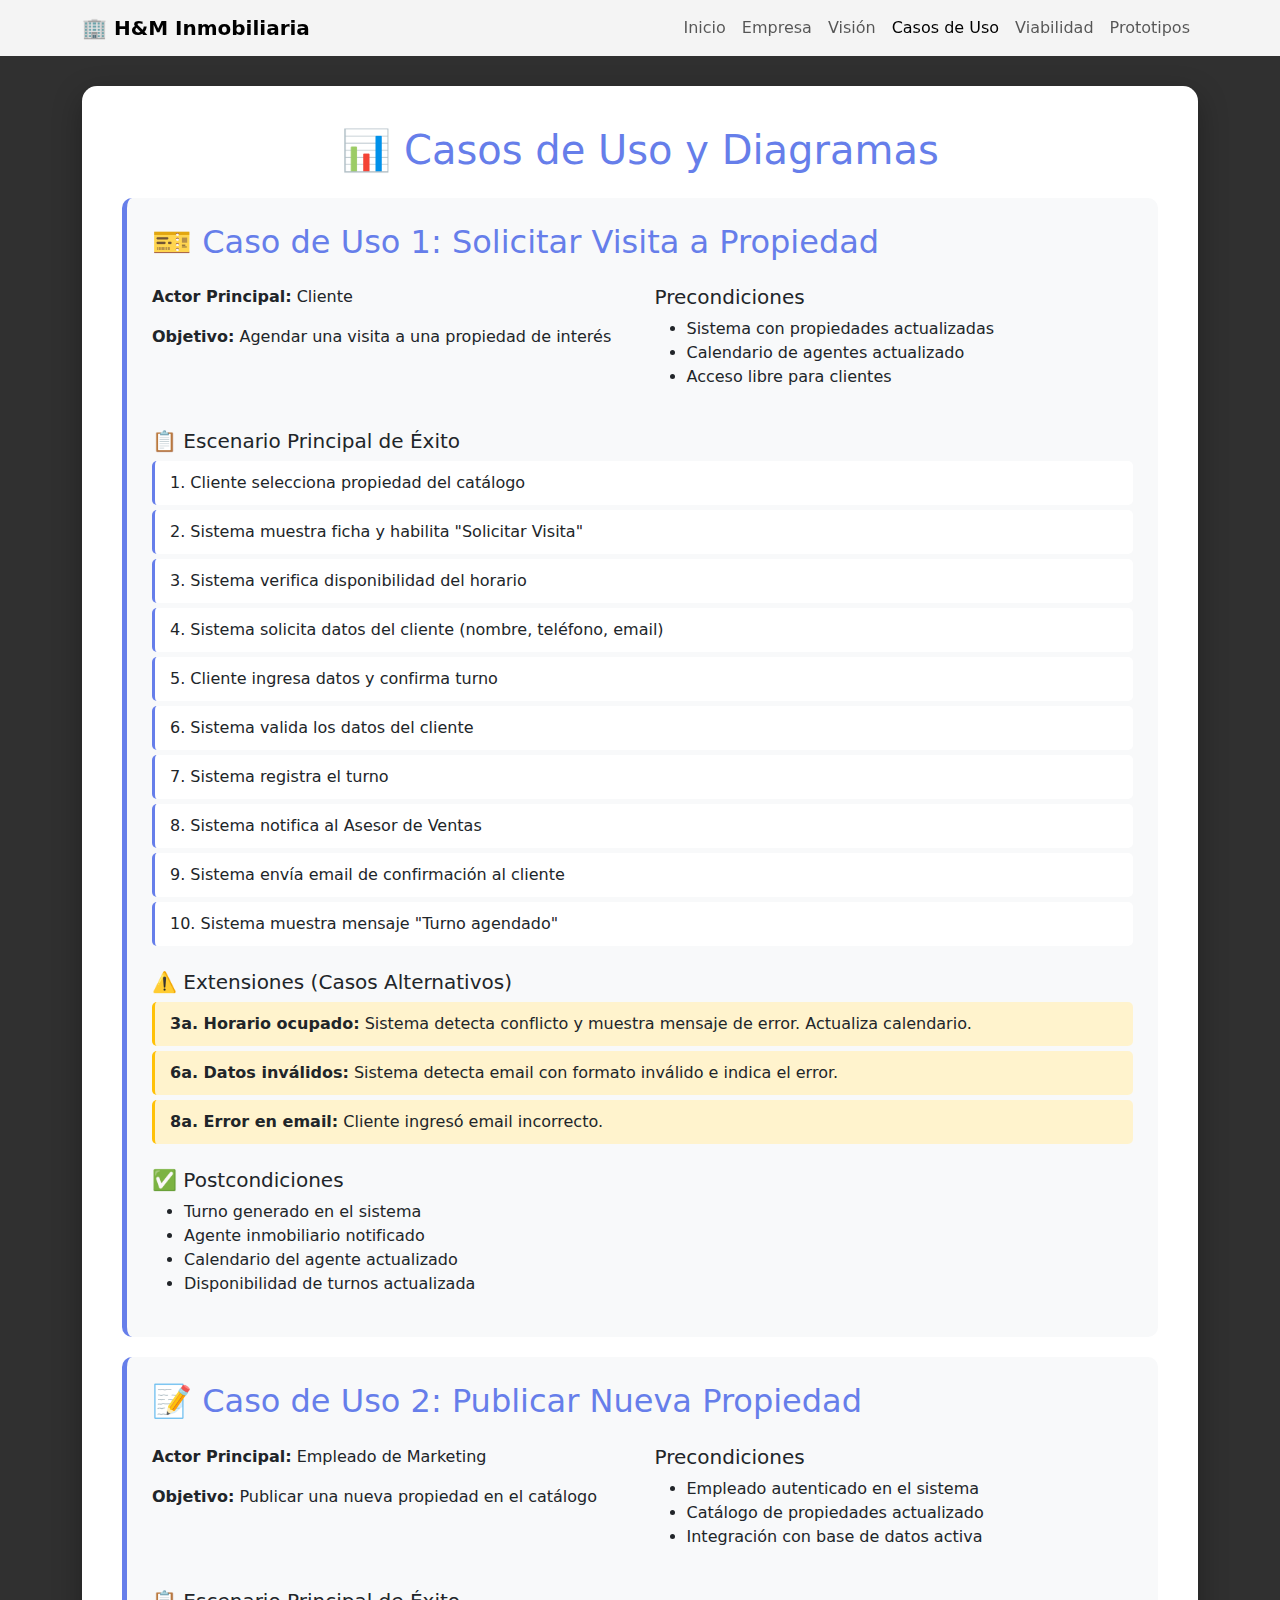
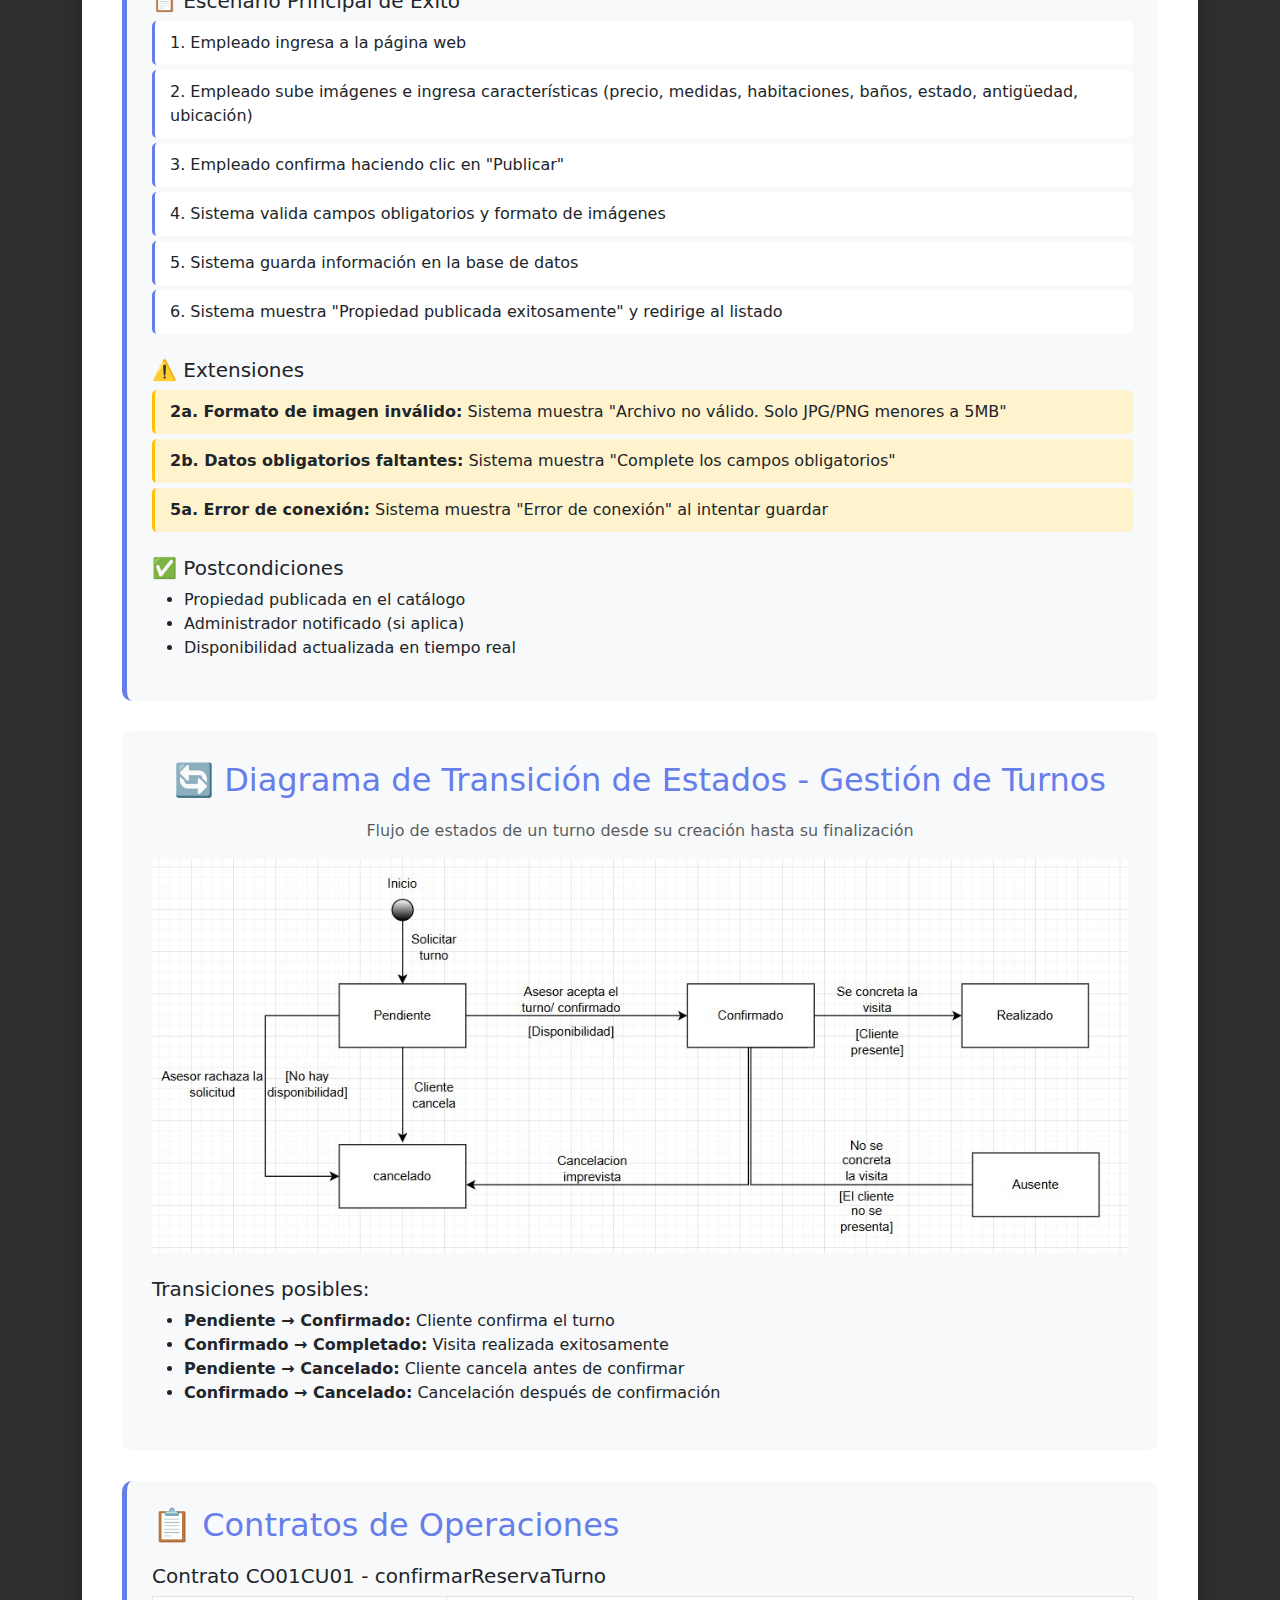
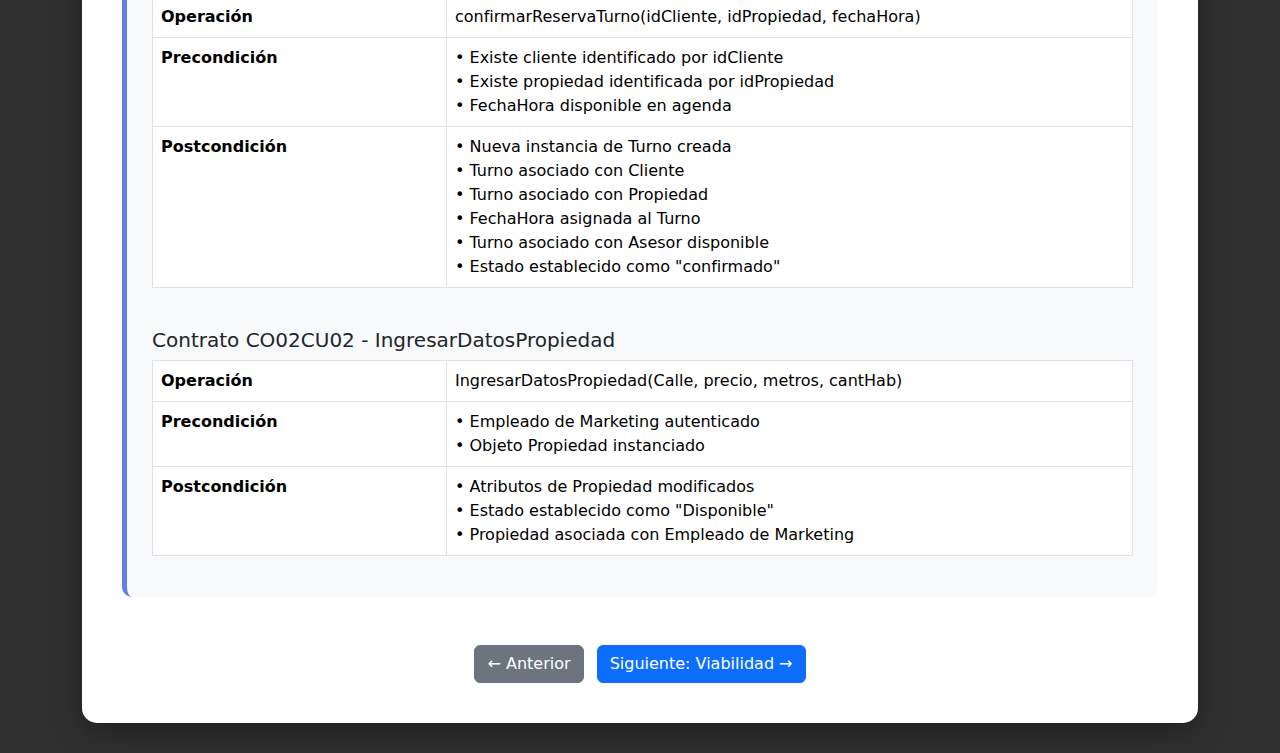
<file: casos-uso.html>
<!DOCTYPE html>
<html lang="es">
<head>
    <meta charset="UTF-8">
    <meta name="viewport" content="width=device-width, initial-scale=1.0">
    <title>Casos de Uso - H&M</title>
    <link href="https://cdn.jsdelivr.net/npm/bootstrap@5.3.0/dist/css/bootstrap.min.css" rel="stylesheet">
    <style>
        body {
            background: #303030;
            min-height: 100vh;
        }
        .content-wrapper {
            background: white;
            border-radius: 15px;
            padding: 40px;
            margin: 30px 0;
            box-shadow: 0 10px 30px rgba(0, 0, 0, 0.3);
        }
        .navbar {
            background: rgba(255, 255, 255, 0.95) !important;
        }
        h1, h2 {
            color: #667eea;
            margin-bottom: 20px;
        }
        .use-case-card {
            background: #f8f9fa;
            padding: 25px;
            border-radius: 10px;
            margin: 20px 0;
            border-left: 5px solid #667eea;
        }
        .scenario-step {
            background: white;
            padding: 10px 15px;
            margin: 5px 0;
            border-radius: 5px;
            border-left: 3px solid #667eea;
        }
        .extension-step {
            background: #fff3cd;
            padding: 10px 15px;
            margin: 5px 0;
            border-radius: 5px;
            border-left: 3px solid #ffc107;
        }
        .diagram-section {
            background: #f8f9fa;
            padding: 30px;
            border-radius: 10px;
            margin: 30px 0;
            text-align: center;
        }
        .state-badge {
            display: inline-block;
            padding: 8px 16px;
            border-radius: 20px;
            margin: 5px;
            font-weight: bold;
        }
        .state-pending { background: #ffc107; color: #000; }
        .state-confirmed { background: #28a745; color: white; }
        .state-completed { background: #17a2b8; color: white; }
        .state-cancelled { background: #dc3545; color: white; }
    </style>
</head>
<body>
    <nav class="navbar navbar-expand-lg navbar-light sticky-top">
        <div class="container">
            <a class="navbar-brand fw-bold" href="index.html">🏢 H&M Inmobiliaria</a>
            <button class="navbar-toggler" type="button" data-bs-toggle="collapse" data-bs-target="#navbarNav">
                <span class="navbar-toggler-icon"></span>
            </button>
            <div class="collapse navbar-collapse" id="navbarNav">
                <ul class="navbar-nav ms-auto">
                    <li class="nav-item"><a class="nav-link" href="index.html">Inicio</a></li>
                    <li class="nav-item"><a class="nav-link" href="empresa.html">Empresa</a></li>
                    <li class="nav-item"><a class="nav-link" href="vision.html">Visión</a></li>
                    <li class="nav-item"><a class="nav-link active" href="casos-uso.html">Casos de Uso</a></li>
                    <li class="nav-item"><a class="nav-link" href="viabilidad.html">Viabilidad</a></li>
                    <li class="nav-item"><a class="nav-link" href="prototipos.html">Prototipos</a></li>
                </ul>
            </div>
        </div>
    </nav>

    <div class="container">
        <div class="content-wrapper">
            <h1 class="text-center mb-4">📊 Casos de Uso y Diagramas</h1>

            <!-- Caso de Uso 1 -->
            <div class="use-case-card">
                <h2>🎫 Caso de Uso 1: Solicitar Visita a Propiedad</h2>
                
                <div class="row mt-4">
                    <div class="col-md-6">
                        <p><strong>Actor Principal:</strong> Cliente</p>
                        <p><strong>Objetivo:</strong> Agendar una visita a una propiedad de interés</p>
                    </div>
                    <div class="col-md-6">
                        <h5>Precondiciones</h5>
                        <ul>
                            <li>Sistema con propiedades actualizadas</li>
                            <li>Calendario de agentes actualizado</li>
                            <li>Acceso libre para clientes</li>
                        </ul>
                    </div>
                </div>

                <h5 class="mt-4">📋 Escenario Principal de Éxito</h5>
                <div class="scenario-step">1. Cliente selecciona propiedad del catálogo</div>
                <div class="scenario-step">2. Sistema muestra ficha y habilita "Solicitar Visita"</div>
                <div class="scenario-step">3. Sistema verifica disponibilidad del horario</div>
                <div class="scenario-step">4. Sistema solicita datos del cliente (nombre, teléfono, email)</div>
                <div class="scenario-step">5. Cliente ingresa datos y confirma turno</div>
                <div class="scenario-step">6. Sistema valida los datos del cliente</div>
                <div class="scenario-step">7. Sistema registra el turno</div>
                <div class="scenario-step">8. Sistema notifica al Asesor de Ventas</div>
                <div class="scenario-step">9. Sistema envía email de confirmación al cliente</div>
                <div class="scenario-step">10. Sistema muestra mensaje "Turno agendado"</div>

                <h5 class="mt-4">⚠️ Extensiones (Casos Alternativos)</h5>
                <div class="extension-step">
                    <strong>3a. Horario ocupado:</strong> Sistema detecta conflicto y muestra mensaje de error. Actualiza calendario.
                </div>
                <div class="extension-step">
                    <strong>6a. Datos inválidos:</strong> Sistema detecta email con formato inválido e indica el error.
                </div>
                <div class="extension-step">
                    <strong>8a. Error en email:</strong> Cliente ingresó email incorrecto.
                </div>

                <h5 class="mt-4">✅ Postcondiciones</h5>
                <ul>
                    <li>Turno generado en el sistema</li>
                    <li>Agente inmobiliario notificado</li>
                    <li>Calendario del agente actualizado</li>
                    <li>Disponibilidad de turnos actualizada</li>
                </ul>
            </div>

            <!-- Caso de Uso 2 -->
            <div class="use-case-card">
                <h2>📝 Caso de Uso 2: Publicar Nueva Propiedad</h2>
                
                <div class="row mt-4">
                    <div class="col-md-6">
                        <p><strong>Actor Principal:</strong> Empleado de Marketing</p>
                        <p><strong>Objetivo:</strong> Publicar una nueva propiedad en el catálogo</p>
                    </div>
                    <div class="col-md-6">
                        <h5>Precondiciones</h5>
                        <ul>
                            <li>Empleado autenticado en el sistema</li>
                            <li>Catálogo de propiedades actualizado</li>
                            <li>Integración con base de datos activa</li>
                        </ul>
                    </div>
                </div>

                <h5 class="mt-4">📋 Escenario Principal de Éxito</h5>
                <div class="scenario-step">1. Empleado ingresa a la página web</div>
                <div class="scenario-step">2. Empleado sube imágenes e ingresa características (precio, medidas, habitaciones, baños, estado, antigüedad, ubicación)</div>
                <div class="scenario-step">3. Empleado confirma haciendo clic en "Publicar"</div>
                <div class="scenario-step">4. Sistema valida campos obligatorios y formato de imágenes</div>
                <div class="scenario-step">5. Sistema guarda información en la base de datos</div>
                <div class="scenario-step">6. Sistema muestra "Propiedad publicada exitosamente" y redirige al listado</div>

                <h5 class="mt-4">⚠️ Extensiones</h5>
                <div class="extension-step">
                    <strong>2a. Formato de imagen inválido:</strong> Sistema muestra "Archivo no válido. Solo JPG/PNG menores a 5MB"
                </div>
                <div class="extension-step">
                    <strong>2b. Datos obligatorios faltantes:</strong> Sistema muestra "Complete los campos obligatorios"
                </div>
                <div class="extension-step">
                    <strong>5a. Error de conexión:</strong> Sistema muestra "Error de conexión" al intentar guardar
                </div>

                <h5 class="mt-4">✅ Postcondiciones</h5>
                <ul>
                    <li>Propiedad publicada en el catálogo</li>
                    <li>Administrador notificado (si aplica)</li>
                    <li>Disponibilidad actualizada en tiempo real</li>
                </ul>
            </div>

            <!-- Estados de Turnos -->
            <div class="diagram-section">
                <h2>🔄 Diagrama de Transición de Estados - Gestión de Turnos</h2>
                <p class="text-muted">Flujo de estados de un turno desde su creación hasta su finalización</p>
                
                <div class="diagram-container">
                    <img src="img/gestiondeturnos-diagramatransciciondeestados.jpg" alt="Diagrama de Venn" class="img-fluid diagram-img">
                </div>

                <div class="mt-4 text-start">
                    <h5>Transiciones posibles:</h5>
                    <ul>
                        <li><strong>Pendiente → Confirmado:</strong> Cliente confirma el turno</li>
                        <li><strong>Confirmado → Completado:</strong> Visita realizada exitosamente</li>
                        <li><strong>Pendiente → Cancelado:</strong> Cliente cancela antes de confirmar</li>
                        <li><strong>Confirmado → Cancelado:</strong> Cancelación después de confirmación</li>
                    </ul>
                </div>
            </div>

            <!-- Contratos -->
            <div class="use-case-card">
                <h2>📋 Contratos de Operaciones</h2>
                
                <h5 class="mt-3">Contrato CO01CU01 - confirmarReservaTurno</h5>
                <div class="table-responsive">
                    <table class="table table-bordered">
                        <tr>
                            <th width="30%">Operación</th>
                            <td>confirmarReservaTurno(idCliente, idPropiedad, fechaHora)</td>
                        </tr>
                        <tr>
                            <th>Precondición</th>
                            <td>
                                • Existe cliente identificado por idCliente<br>
                                • Existe propiedad identificada por idPropiedad<br>
                                • FechaHora disponible en agenda
                            </td>
                        </tr>
                        <tr>
                            <th>Postcondición</th>
                            <td>
                                • Nueva instancia de Turno creada<br>
                                • Turno asociado con Cliente<br>
                                • Turno asociado con Propiedad<br>
                                • FechaHora asignada al Turno<br>
                                • Turno asociado con Asesor disponible<br>
                                • Estado establecido como "confirmado"
                            </td>
                        </tr>
                    </table>
                </div>

                <h5 class="mt-4">Contrato CO02CU02 - IngresarDatosPropiedad</h5>
                <div class="table-responsive">
                    <table class="table table-bordered">
                        <tr>
                            <th width="30%">Operación</th>
                            <td>IngresarDatosPropiedad(Calle, precio, metros, cantHab)</td>
                        </tr>
                        <tr>
                            <th>Precondición</th>
                            <td>
                                • Empleado de Marketing autenticado<br>
                                • Objeto Propiedad instanciado
                            </td>
                        </tr>
                        <tr>
                            <th>Postcondición</th>
                            <td>
                                • Atributos de Propiedad modificados<br>
                                • Estado establecido como "Disponible"<br>
                                • Propiedad asociada con Empleado de Marketing
                            </td>
                        </tr>
                    </table>
                </div>
            </div>

            <div class="text-center mt-5">
                <a href="vision.html" class="btn btn-secondary me-2">← Anterior</a>
                <a href="viabilidad.html" class="btn btn-primary">Siguiente: Viabilidad →</a>
            </div>
        </div>
    </div>

    <script src="https://cdn.jsdelivr.net/npm/bootstrap@5.3.0/dist/js/bootstrap.bundle.min.js"></script>
</body>
</html>
</file>
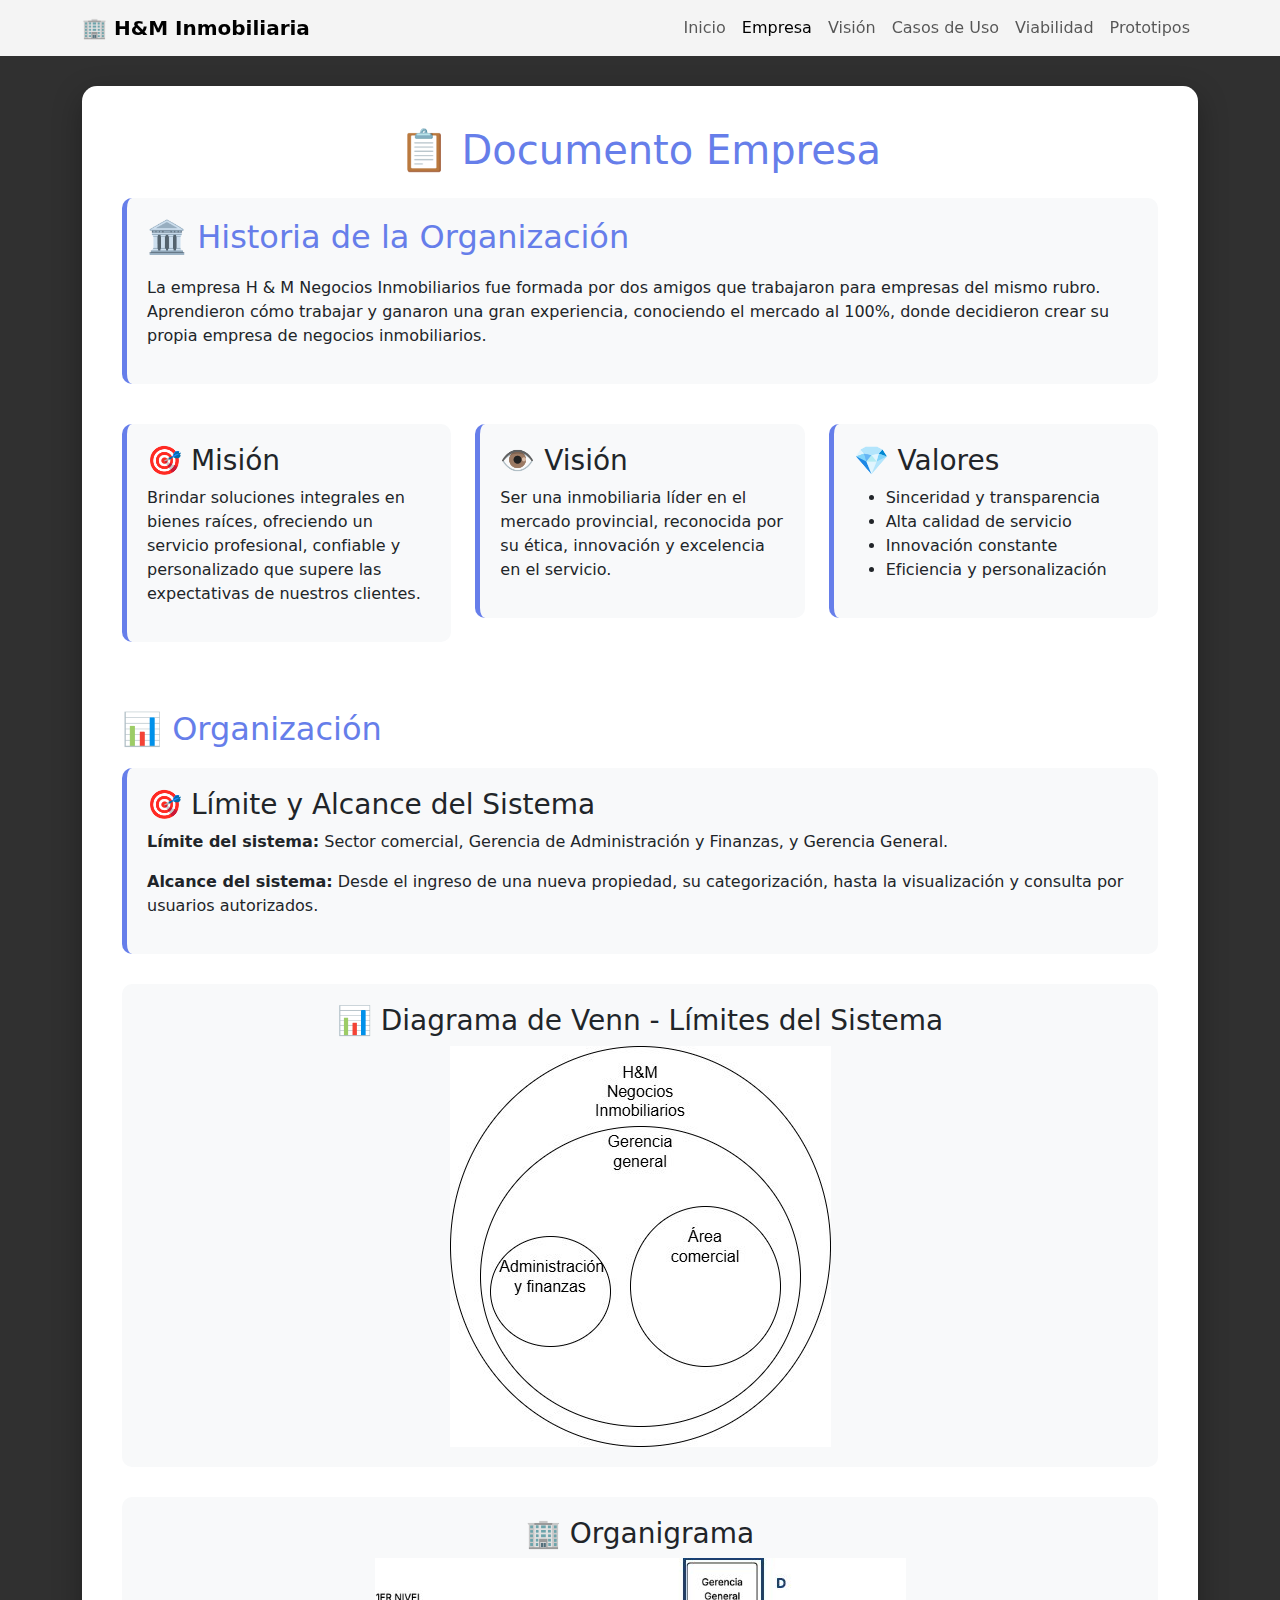
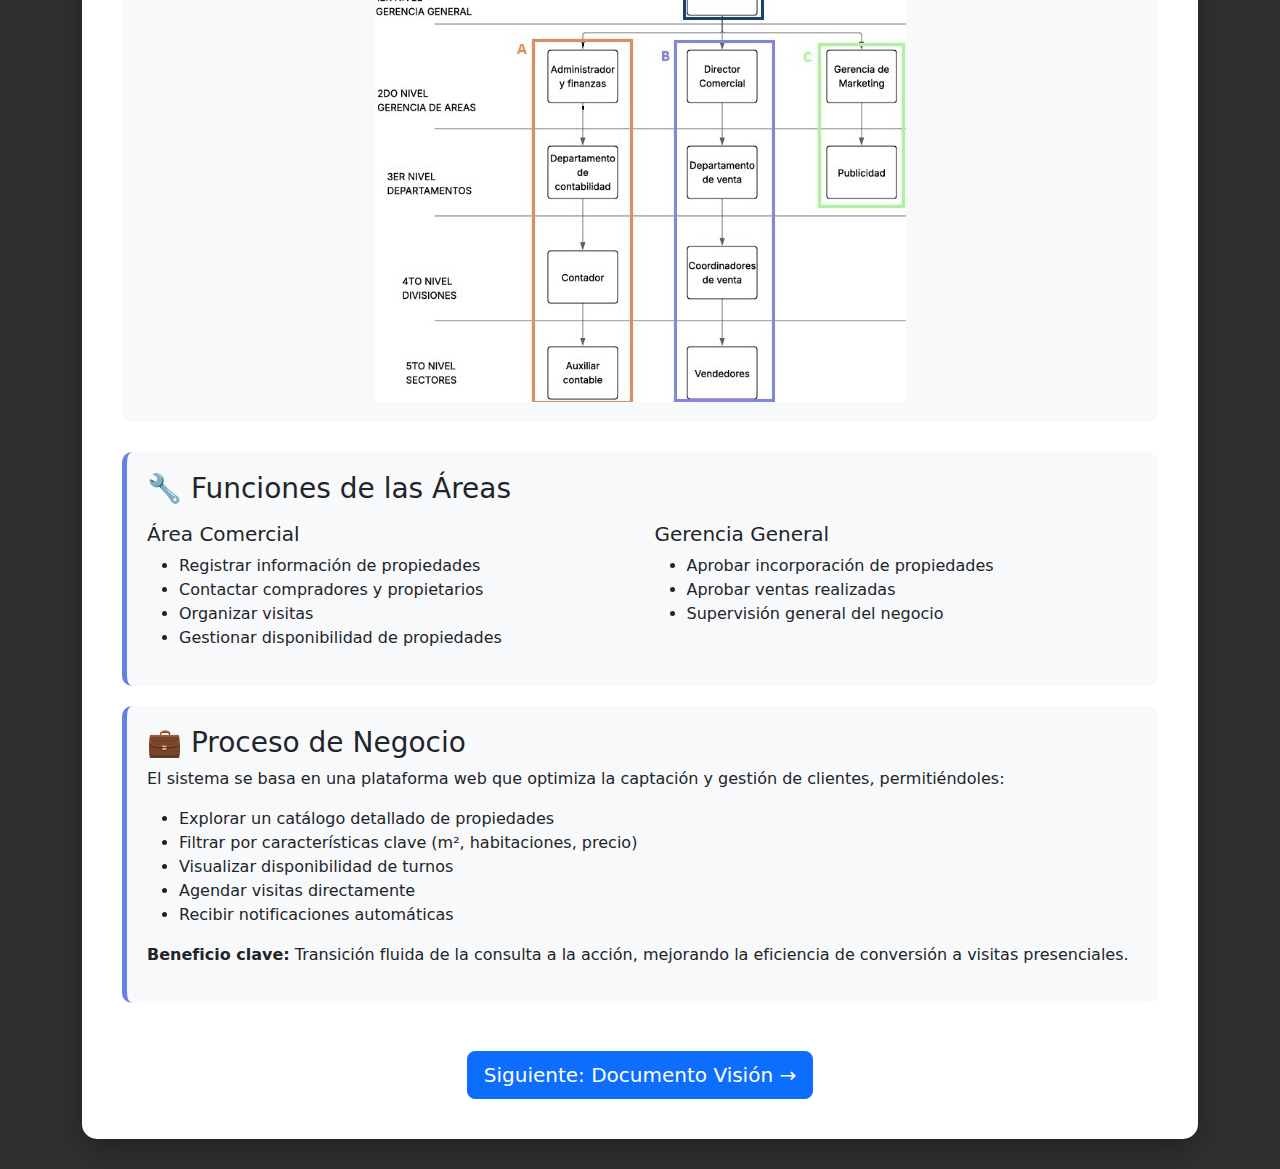
<file: empresa.html>
<!DOCTYPE html>
<html lang="es">
<head>
    <meta charset="UTF-8">
    <meta name="viewport" content="width=device-width, initial-scale=1.0">
    <title>Documento Empresa - H&M</title>
    <link href="https://cdn.jsdelivr.net/npm/bootstrap@5.3.0/dist/css/bootstrap.min.css" rel="stylesheet">
    <style>
        body {
            background: #303030;
            min-height: 100vh;
        }
        .content-wrapper {
            background: white;
            border-radius: 15px;
            padding: 40px;
            margin: 30px 0;
            box-shadow: 0 10px 30px rgba(0, 0, 0, 0.3);
        }
        .navbar {
            background: rgba(255, 255, 255, 0.95) !important;
        }
        h1, h2 {
            color: #667eea;
            margin-bottom: 20px;
        }
        .info-card {
            background: #f8f9fa;
            padding: 20px;
            border-radius: 10px;
            margin: 20px 0;
            border-left: 5px solid #667eea;
        }
        .diagram-container {
            text-align: center;
            margin: 30px 0;
            padding: 20px;
            background: #f8f9fa;
            border-radius: 10px;
        }
    </style>
</head>
<body>
    <nav class="navbar navbar-expand-lg navbar-light sticky-top">
        <div class="container">
            <a class="navbar-brand fw-bold" href="index.html">🏢 H&M Inmobiliaria</a>
            <button class="navbar-toggler" type="button" data-bs-toggle="collapse" data-bs-target="#navbarNav">
                <span class="navbar-toggler-icon"></span>
            </button>
            <div class="collapse navbar-collapse" id="navbarNav">
                <ul class="navbar-nav ms-auto">
                    <li class="nav-item"><a class="nav-link" href="index.html">Inicio</a></li>
                    <li class="nav-item"><a class="nav-link active" href="empresa.html">Empresa</a></li>
                    <li class="nav-item"><a class="nav-link" href="vision.html">Visión</a></li>
                    <li class="nav-item"><a class="nav-link" href="casos-uso.html">Casos de Uso</a></li>
                    <li class="nav-item"><a class="nav-link" href="viabilidad.html">Viabilidad</a></li>
                    <li class="nav-item"><a class="nav-link" href="prototipos.html">Prototipos</a></li>
                </ul>
            </div>
        </div>
    </nav>

    <div class="container">
        <div class="content-wrapper">
            <h1 class="text-center mb-4">📋 Documento Empresa</h1>

            <div class="info-card">
                <h2>🏛️ Historia de la Organización</h2>
                <p>La empresa H & M Negocios Inmobiliarios fue formada por dos amigos que trabajaron para empresas del mismo rubro. Aprendieron cómo trabajar y ganaron una gran experiencia, conociendo el mercado al 100%, donde decidieron crear su propia empresa de negocios inmobiliarios.</p>
            </div>

            <div class="row">
                <div class="col-md-4">
                    <div class="info-card">
                        <h3>🎯 Misión</h3>
                        <p>Brindar soluciones integrales en bienes raíces, ofreciendo un servicio profesional, confiable y personalizado que supere las expectativas de nuestros clientes.</p>
                    </div>
                </div>
                <div class="col-md-4">
                    <div class="info-card">
                        <h3>👁️ Visión</h3>
                        <p>Ser una inmobiliaria líder en el mercado provincial, reconocida por su ética, innovación y excelencia en el servicio.</p>
                    </div>
                </div>
                <div class="col-md-4">
                    <div class="info-card">
                        <h3>💎 Valores</h3>
                        <ul>
                            <li>Sinceridad y transparencia</li>
                            <li>Alta calidad de servicio</li>
                            <li>Innovación constante</li>
                            <li>Eficiencia y personalización</li>
                        </ul>
                    </div>
                </div>
            </div>

            <h2 class="mt-5">📊 Organización</h2>
            
            <div class="info-card">
                <h3>🎯 Límite y Alcance del Sistema</h3>
                <p><strong>Límite del sistema:</strong> Sector comercial, Gerencia de Administración y Finanzas, y Gerencia General.</p>
                <p><strong>Alcance del sistema:</strong> Desde el ingreso de una nueva propiedad, su categorización, hasta la visualización y consulta por usuarios autorizados.</p>
            </div>

            <div class="diagram-container">
                <h3>📊 Diagrama de Venn - Límites del Sistema</h3>
                <img src="img/diagramavenn-noautomatizado.jpg" alt="Diagrama de Venn" class="img-fluid diagram-img">
            </div>

            <div class="diagram-container">
                <h3>🏢 Organigrama</h3>
                <img src="img/organigrama-noautomatizado.jpg" alt="Organigrama" class="img-fluid diagram-img">
            </div>

            <div class="info-card">
                <h3>🔧 Funciones de las Áreas</h3>
                <div class="row mt-3">
                    <div class="col-md-6">
                        <h5>Área Comercial</h5>
                        <ul>
                            <li>Registrar información de propiedades</li>
                            <li>Contactar compradores y propietarios</li>
                            <li>Organizar visitas</li>
                            <li>Gestionar disponibilidad de propiedades</li>
                        </ul>
                    </div>
                    <div class="col-md-6">
                        <h5>Gerencia General</h5>
                        <ul>
                            <li>Aprobar incorporación de propiedades</li>
                            <li>Aprobar ventas realizadas</li>
                            <li>Supervisión general del negocio</li>
                        </ul>
                    </div>
                </div>
            </div>

            <div class="info-card">
                <h3>💼 Proceso de Negocio</h3>
                <p>El sistema se basa en una plataforma web que optimiza la captación y gestión de clientes, permitiéndoles:</p>
                <ul>
                    <li>Explorar un catálogo detallado de propiedades</li>
                    <li>Filtrar por características clave (m², habitaciones, precio)</li>
                    <li>Visualizar disponibilidad de turnos</li>
                    <li>Agendar visitas directamente</li>
                    <li>Recibir notificaciones automáticas</li>
                </ul>
                <p class="mt-3"><strong>Beneficio clave:</strong> Transición fluida de la consulta a la acción, mejorando la eficiencia de conversión a visitas presenciales.</p>
            </div>

            <div class="text-center mt-5">
                <a href="vision.html" class="btn btn-primary btn-lg">Siguiente: Documento Visión →</a>
            </div>
        </div>
    </div>

    <script src="https://cdn.jsdelivr.net/npm/bootstrap@5.3.0/dist/js/bootstrap.bundle.min.js"></script>
</body>
</html>
</file>
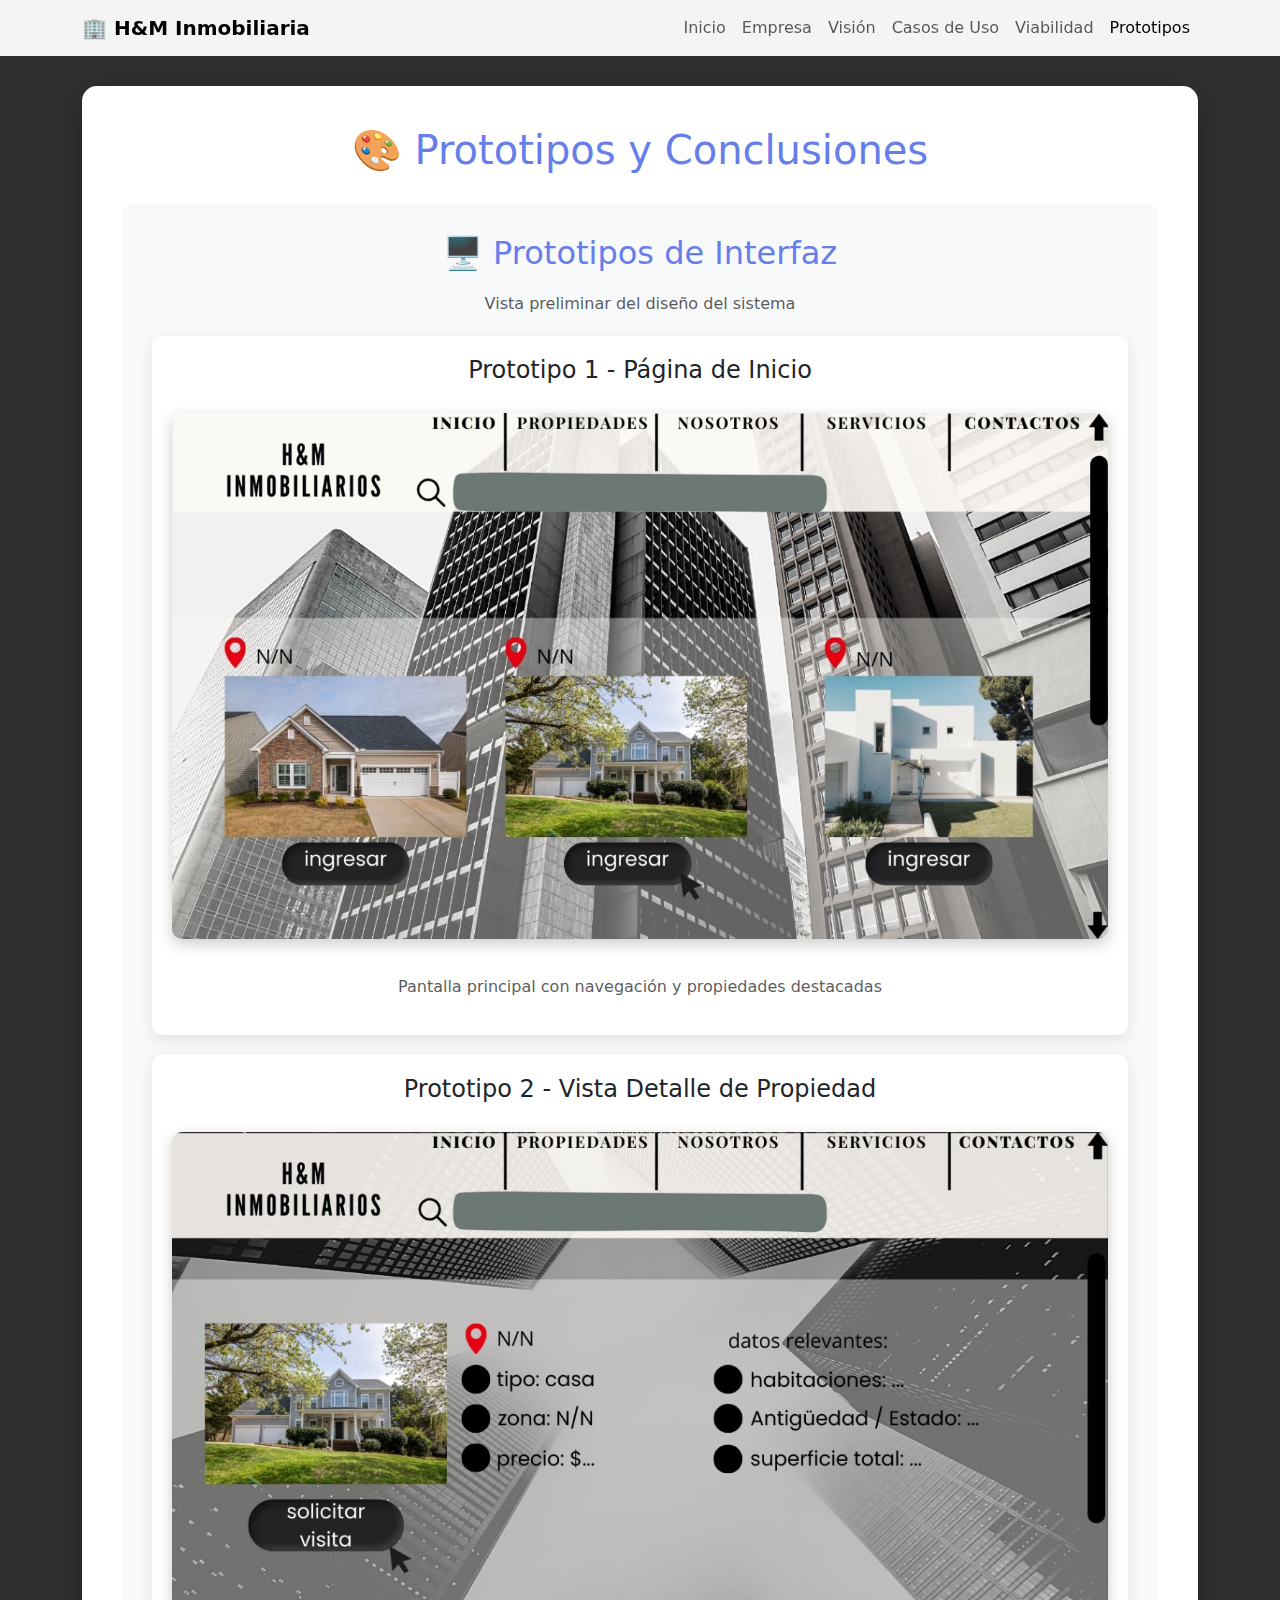
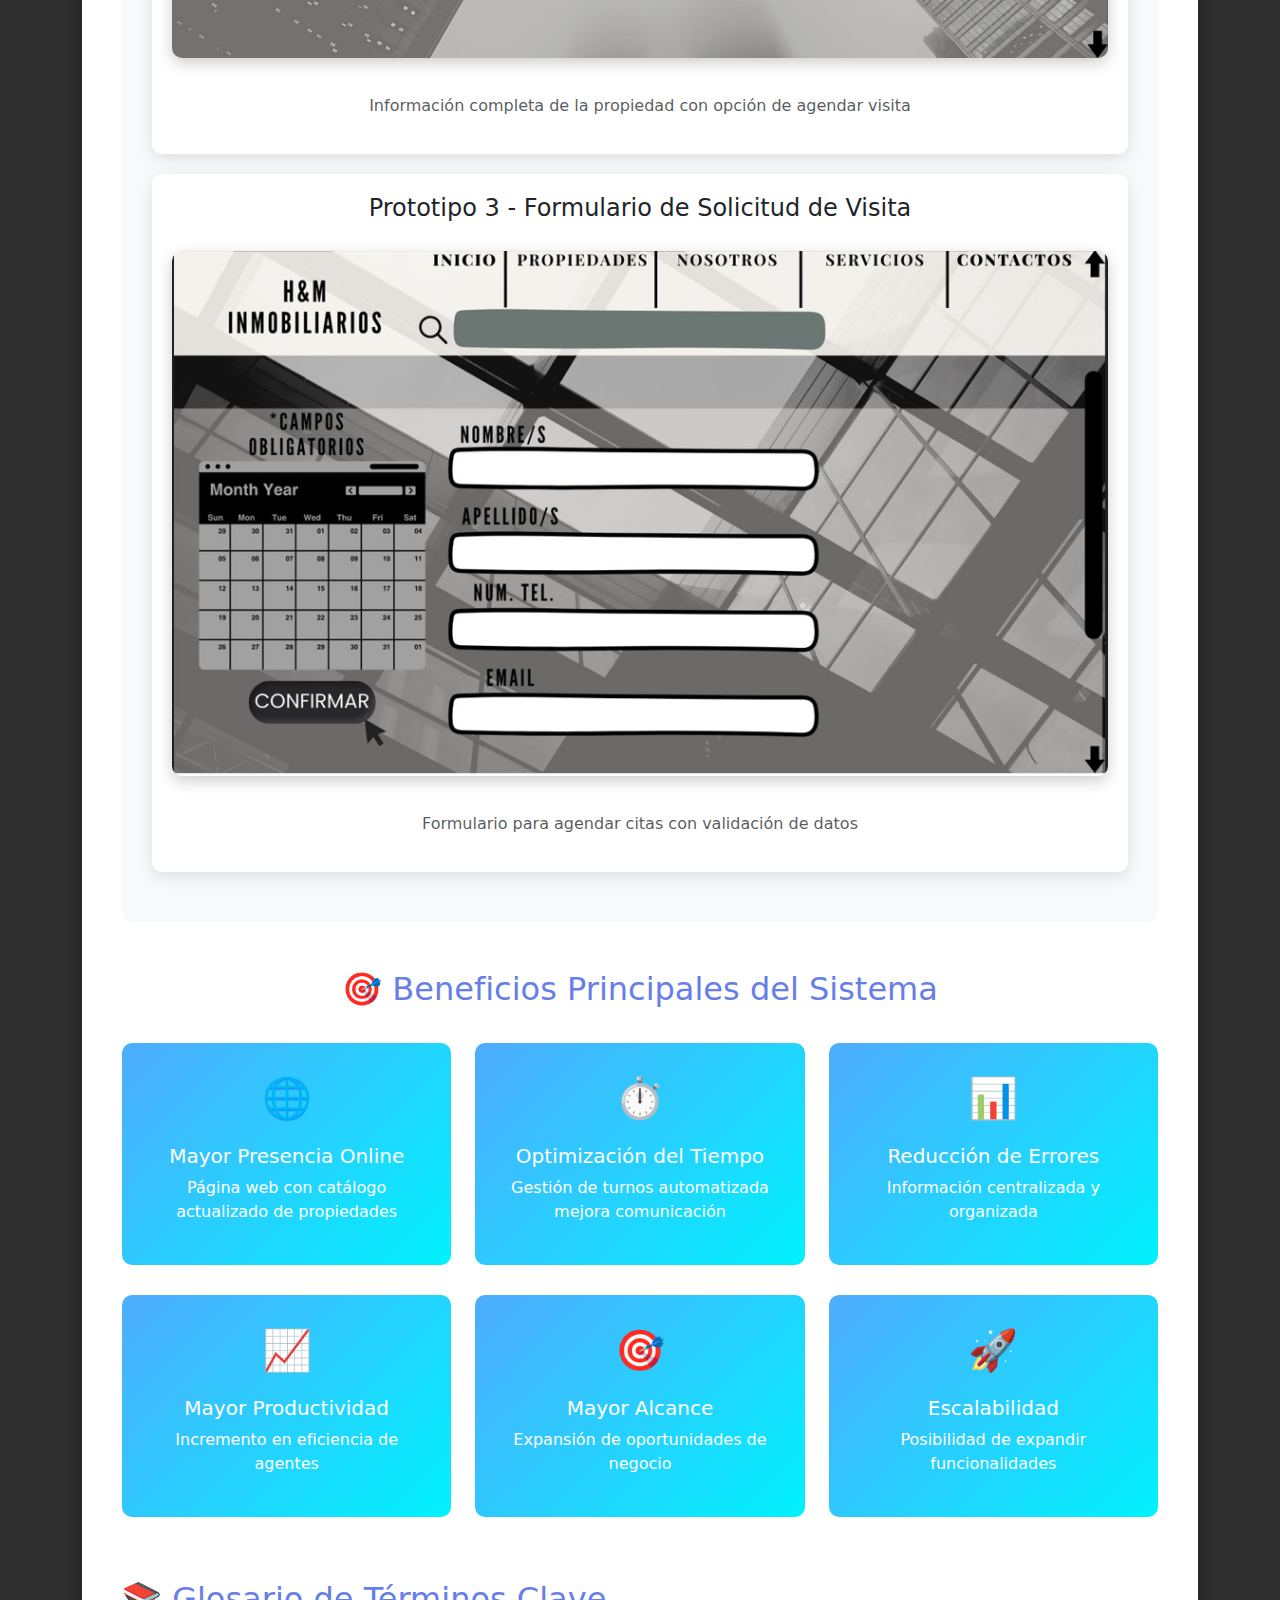
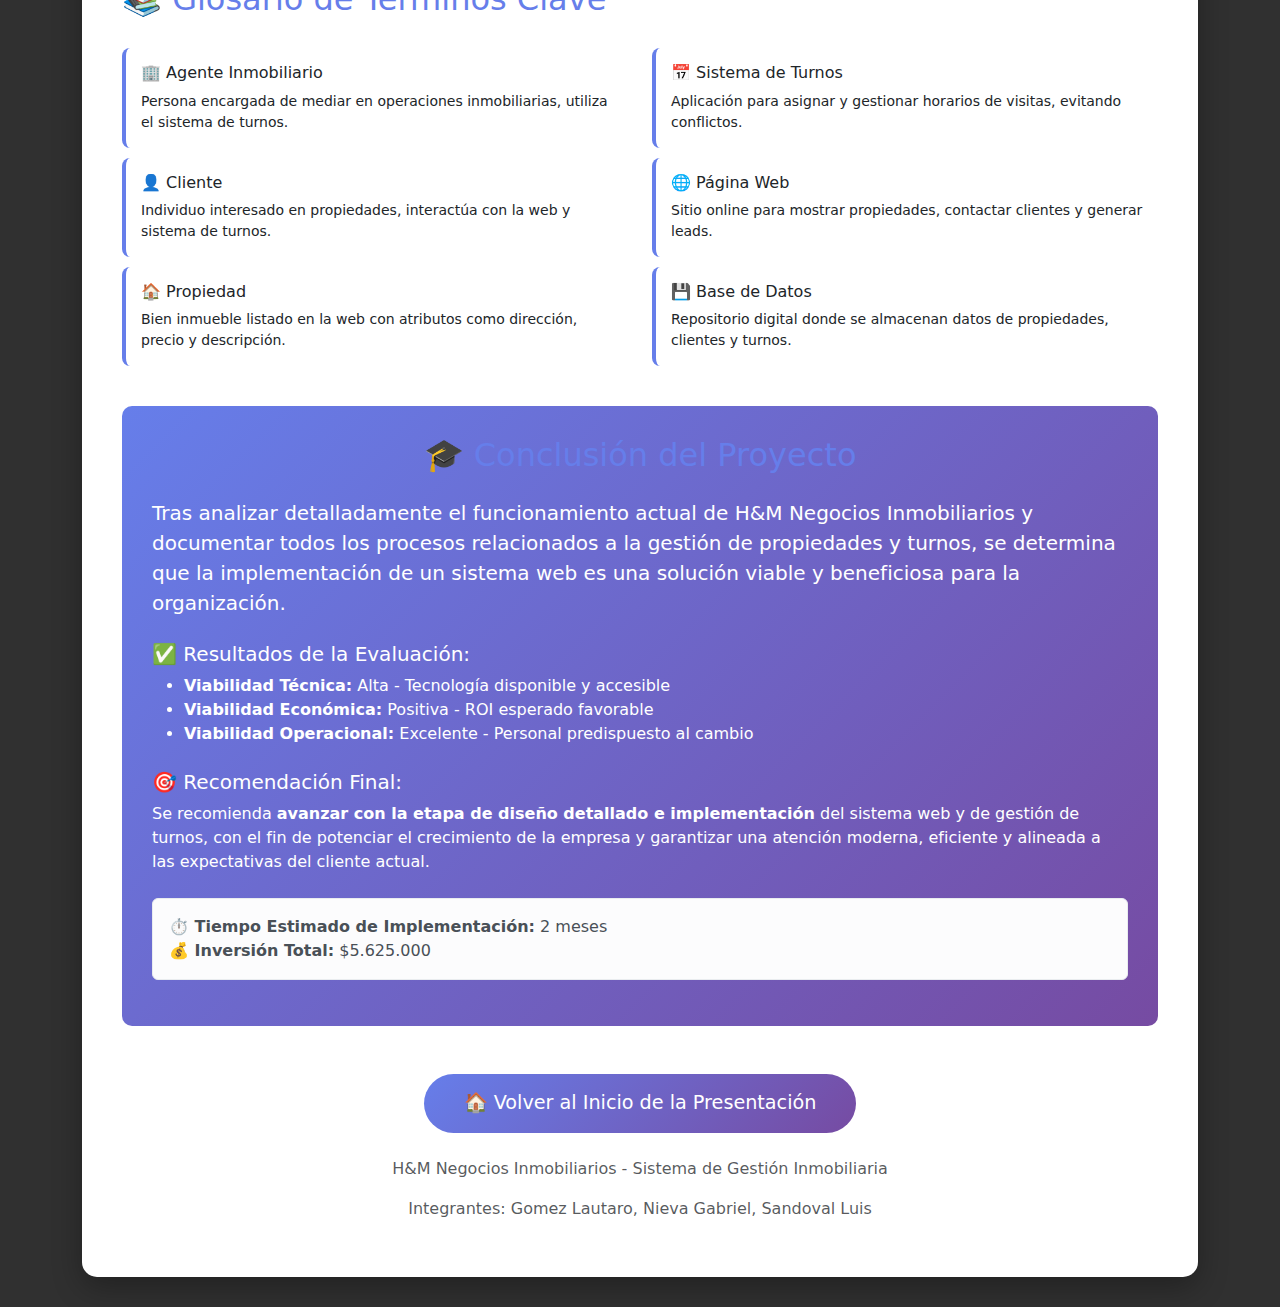
<file: prototipos.html>
<!DOCTYPE html>
<html lang="es">
<head>
    <meta charset="UTF-8">
    <meta name="viewport" content="width=device-width, initial-scale=1.0">
    <title>Prototipos y Conclusiones - H&M</title>
    <link href="https://cdn.jsdelivr.net/npm/bootstrap@5.3.0/dist/css/bootstrap.min.css" rel="stylesheet">
    <style>
        body {
            background: #303030;
            min-height: 100vh;
        }
        .content-wrapper {
            background: white;
            border-radius: 15px;
            padding: 40px;
            margin: 30px 0;
            box-shadow: 0 10px 30px rgba(0, 0, 0, 0.3);
        }
        .navbar {
            background: rgba(255, 255, 255, 0.95) !important;
        }
        h1, h2 {
            color: #667eea;
            margin-bottom: 20px;
        }
        .prototype-section {
            background: #f8f9fa;
            padding: 30px;
            border-radius: 10px;
            margin: 30px 0;
            text-align: center;
        }
        .prototype-mockup {
            background: white;
            border: 3px solid #667eea;
            border-radius: 10px;
            padding: 20px;
            margin: 20px 0;
            box-shadow: 0 5px 15px rgba(0, 0, 0, 0.1);
        }
        .benefit-card {
            background: linear-gradient(135deg, #4facfe 0%, #00f2fe 100%);
            color: white;
            padding: 25px;
            border-radius: 10px;
            margin: 15px 0;
            text-align: center;
            transition: transform 0.3s ease;
        }
        .benefit-card:hover {
            transform: translateY(-5px);
        }
        .conclusion-box {
            background: linear-gradient(135deg, #667eea 0%, #764ba2 100%);
            color: white;
            padding: 30px;
            border-radius: 10px;
            margin: 30px 0;
        }
        .glossary-term {
            background: white;
            padding: 15px;
            margin: 10px 0;
            border-radius: 8px;
            border-left: 4px solid #667eea;
        }
        .home-button {
            padding: 15px 40px;
            font-size: 1.2rem;
            border-radius: 50px;
            background: linear-gradient(135deg, #667eea 0%, #764ba2 100%);
            border: none;
            color: white;
            transition: all 0.3s ease;
        }
        .home-button:hover {
            transform: scale(1.05);
            box-shadow: 0 10px 25px rgba(102, 126, 234, 0.4);
        }
        .diagram-img {
            max-width: 100%;
            height: auto;
            border-radius: 10px;
            box-shadow: 0 5px 15px rgba(0, 0, 0, 0.2);
            margin: 20px 0;
        }
        .prototype-image-container {
            background: white;
            padding: 20px;
            border-radius: 10px;
            box-shadow: 0 5px 15px rgba(0, 0, 0, 0.1);
            margin: 20px 0;
        }
    </style>
</head>
<body>
    <nav class="navbar navbar-expand-lg navbar-light sticky-top">
        <div class="container">
            <a class="navbar-brand fw-bold" href="index.html">🏢 H&M Inmobiliaria</a>
            <button class="navbar-toggler" type="button" data-bs-toggle="collapse" data-bs-target="#navbarNav">
                <span class="navbar-toggler-icon"></span>
            </button>
            <div class="collapse navbar-collapse" id="navbarNav">
                <ul class="navbar-nav ms-auto">
                    <li class="nav-item"><a class="nav-link" href="index.html">Inicio</a></li>
                    <li class="nav-item"><a class="nav-link" href="empresa.html">Empresa</a></li>
                    <li class="nav-item"><a class="nav-link" href="vision.html">Visión</a></li>
                    <li class="nav-item"><a class="nav-link" href="casos-uso.html">Casos de Uso</a></li>
                    <li class="nav-item"><a class="nav-link" href="viabilidad.html">Viabilidad</a></li>
                    <li class="nav-item"><a class="nav-link active" href="prototipos.html">Prototipos</a></li>
                </ul>
            </div>
        </div>
    </nav>

    <div class="container">
        <div class="content-wrapper">
            <h1 class="text-center mb-4">🎨 Prototipos y Conclusiones</h1>

            <!-- Prototipos -->
            <div class="prototype-section">
                <h2>🖥️ Prototipos de Interfaz</h2>
                <p class="text-muted">Vista preliminar del diseño del sistema</p>

                <!-- Prototipo 1: Página de Inicio -->
                <div class="prototype-image-container">
                    <h4>Prototipo 1 - Página de Inicio</h4>
                    <img src="img/prototipo1.jpg" alt="Prototipo Página de Inicio" class="img-fluid diagram-img">
                    <p class="text-muted mt-3">Pantalla principal con navegación y propiedades destacadas</p>
                </div>

                <!-- Prototipo 2: Sección de Propiedad -->
                <div class="prototype-image-container">
                    <h4>Prototipo 2 - Vista Detalle de Propiedad</h4>
                    <img src="img/prototipo2.jpg" alt="Prototipo Detalle Propiedad" class="img-fluid diagram-img">
                    <p class="text-muted mt-3">Información completa de la propiedad con opción de agendar visita</p>
                </div>

                <!-- Prototipo 3: Formulario de Solicitud -->
                <div class="prototype-image-container">
                    <h4>Prototipo 3 - Formulario de Solicitud de Visita</h4>
                    <img src="img/prototipo3.jpg" alt="Prototipo Formulario" class="img-fluid diagram-img">
                    <p class="text-muted mt-3">Formulario para agendar citas con validación de datos</p>
                </div>
            </div>

            <!-- Beneficios -->
            <h2 class="mt-5 text-center">🎯 Beneficios Principales del Sistema</h2>
            <div class="row">
                <div class="col-md-4">
                    <div class="benefit-card">
                        <div class="fs-1">🌐</div>
                        <h5 class="mt-3">Mayor Presencia Online</h5>
                        <p>Página web con catálogo actualizado de propiedades</p>
                    </div>
                </div>
                <div class="col-md-4">
                    <div class="benefit-card">
                        <div class="fs-1">⏱️</div>
                        <h5 class="mt-3">Optimización del Tiempo</h5>
                        <p>Gestión de turnos automatizada mejora comunicación</p>
                    </div>
                </div>
                <div class="col-md-4">
                    <div class="benefit-card">
                        <div class="fs-1">📊</div>
                        <h5 class="mt-3">Reducción de Errores</h5>
                        <p>Información centralizada y organizada</p>
                    </div>
                </div>
                <div class="col-md-4">
                    <div class="benefit-card">
                        <div class="fs-1">📈</div>
                        <h5 class="mt-3">Mayor Productividad</h5>
                        <p>Incremento en eficiencia de agentes</p>
                    </div>
                </div>
                <div class="col-md-4">
                    <div class="benefit-card">
                        <div class="fs-1">🎯</div>
                        <h5 class="mt-3">Mayor Alcance</h5>
                        <p>Expansión de oportunidades de negocio</p>
                    </div>
                </div>
                <div class="col-md-4">
                    <div class="benefit-card">
                        <div class="fs-1">🚀</div>
                        <h5 class="mt-3">Escalabilidad</h5>
                        <p>Posibilidad de expandir funcionalidades</p>
                    </div>
                </div>
            </div>

            <!-- Glosario Resumido -->
            <h2 class="mt-5">📚 Glosario de Términos Clave</h2>
            <div class="row">
                <div class="col-md-6">
                    <div class="glossary-term">
                        <h6>🏢 Agente Inmobiliario</h6>
                        <p class="small mb-0">Persona encargada de mediar en operaciones inmobiliarias, utiliza el sistema de turnos.</p>
                    </div>
                    <div class="glossary-term">
                        <h6>👤 Cliente</h6>
                        <p class="small mb-0">Individuo interesado en propiedades, interactúa con la web y sistema de turnos.</p>
                    </div>
                    <div class="glossary-term">
                        <h6>🏠 Propiedad</h6>
                        <p class="small mb-0">Bien inmueble listado en la web con atributos como dirección, precio y descripción.</p>
                    </div>
                </div>
                <div class="col-md-6">
                    <div class="glossary-term">
                        <h6>📅 Sistema de Turnos</h6>
                        <p class="small mb-0">Aplicación para asignar y gestionar horarios de visitas, evitando conflictos.</p>
                    </div>
                    <div class="glossary-term">
                        <h6>🌐 Página Web</h6>
                        <p class="small mb-0">Sitio online para mostrar propiedades, contactar clientes y generar leads.</p>
                    </div>
                    <div class="glossary-term">
                        <h6>💾 Base de Datos</h6>
                        <p class="small mb-0">Repositorio digital donde se almacenan datos de propiedades, clientes y turnos.</p>
                    </div>
                </div>
            </div>

            <!-- Conclusión -->
            <div class="conclusion-box">
                <h2 class="text-center mb-4">🎓 Conclusión del Proyecto</h2>
                <p class="lead">Tras analizar detalladamente el funcionamiento actual de H&M Negocios Inmobiliarios y documentar todos los procesos relacionados a la gestión de propiedades y turnos, se determina que la implementación de un sistema web es una <strong>solución viable y beneficiosa</strong> para la organización.</p>
                
                <div class="mt-4">
                    <h5>✅ Resultados de la Evaluación:</h5>
                    <ul>
                        <li><strong>Viabilidad Técnica:</strong> Alta - Tecnología disponible y accesible</li>
                        <li><strong>Viabilidad Económica:</strong> Positiva - ROI esperado favorable</li>
                        <li><strong>Viabilidad Operacional:</strong> Excelente - Personal predispuesto al cambio</li>
                    </ul>
                </div>

                <div class="mt-4">
                    <h5>🎯 Recomendación Final:</h5>
                    <p>Se recomienda <strong>avanzar con la etapa de diseño detallado e implementación</strong> del sistema web y de gestión de turnos, con el fin de potenciar el crecimiento de la empresa y garantizar una atención moderna, eficiente y alineada a las expectativas del cliente actual.</p>
                </div>

                <div class="alert alert-light mt-4">
                    
                    <strong>⏱️ Tiempo Estimado de Implementación:</strong> 2 meses<br>
                    <strong>💰 Inversión Total:</strong> $5.625.000
                </div>
            </div>

            <!-- Botón Volver al Inicio -->
            <div class="text-center mt-5 mb-4">
                <a href="index.html" class="btn home-button">
                    🏠 Volver al Inicio de la Presentación
                </a>
            </div>

            <div class="text-center mt-4">
                <p class="text-muted">H&M Negocios Inmobiliarios - Sistema de Gestión Inmobiliaria</p>
                <p class="text-muted">Integrantes: Gomez Lautaro, Nieva Gabriel, Sandoval Luis</p>
            </div>
        </div>
    </div>

    <script src="https://cdn.jsdelivr.net/npm/bootstrap@5.3.0/dist/js/bootstrap.bundle.min.js"></script>
</body>
</html>
</file>
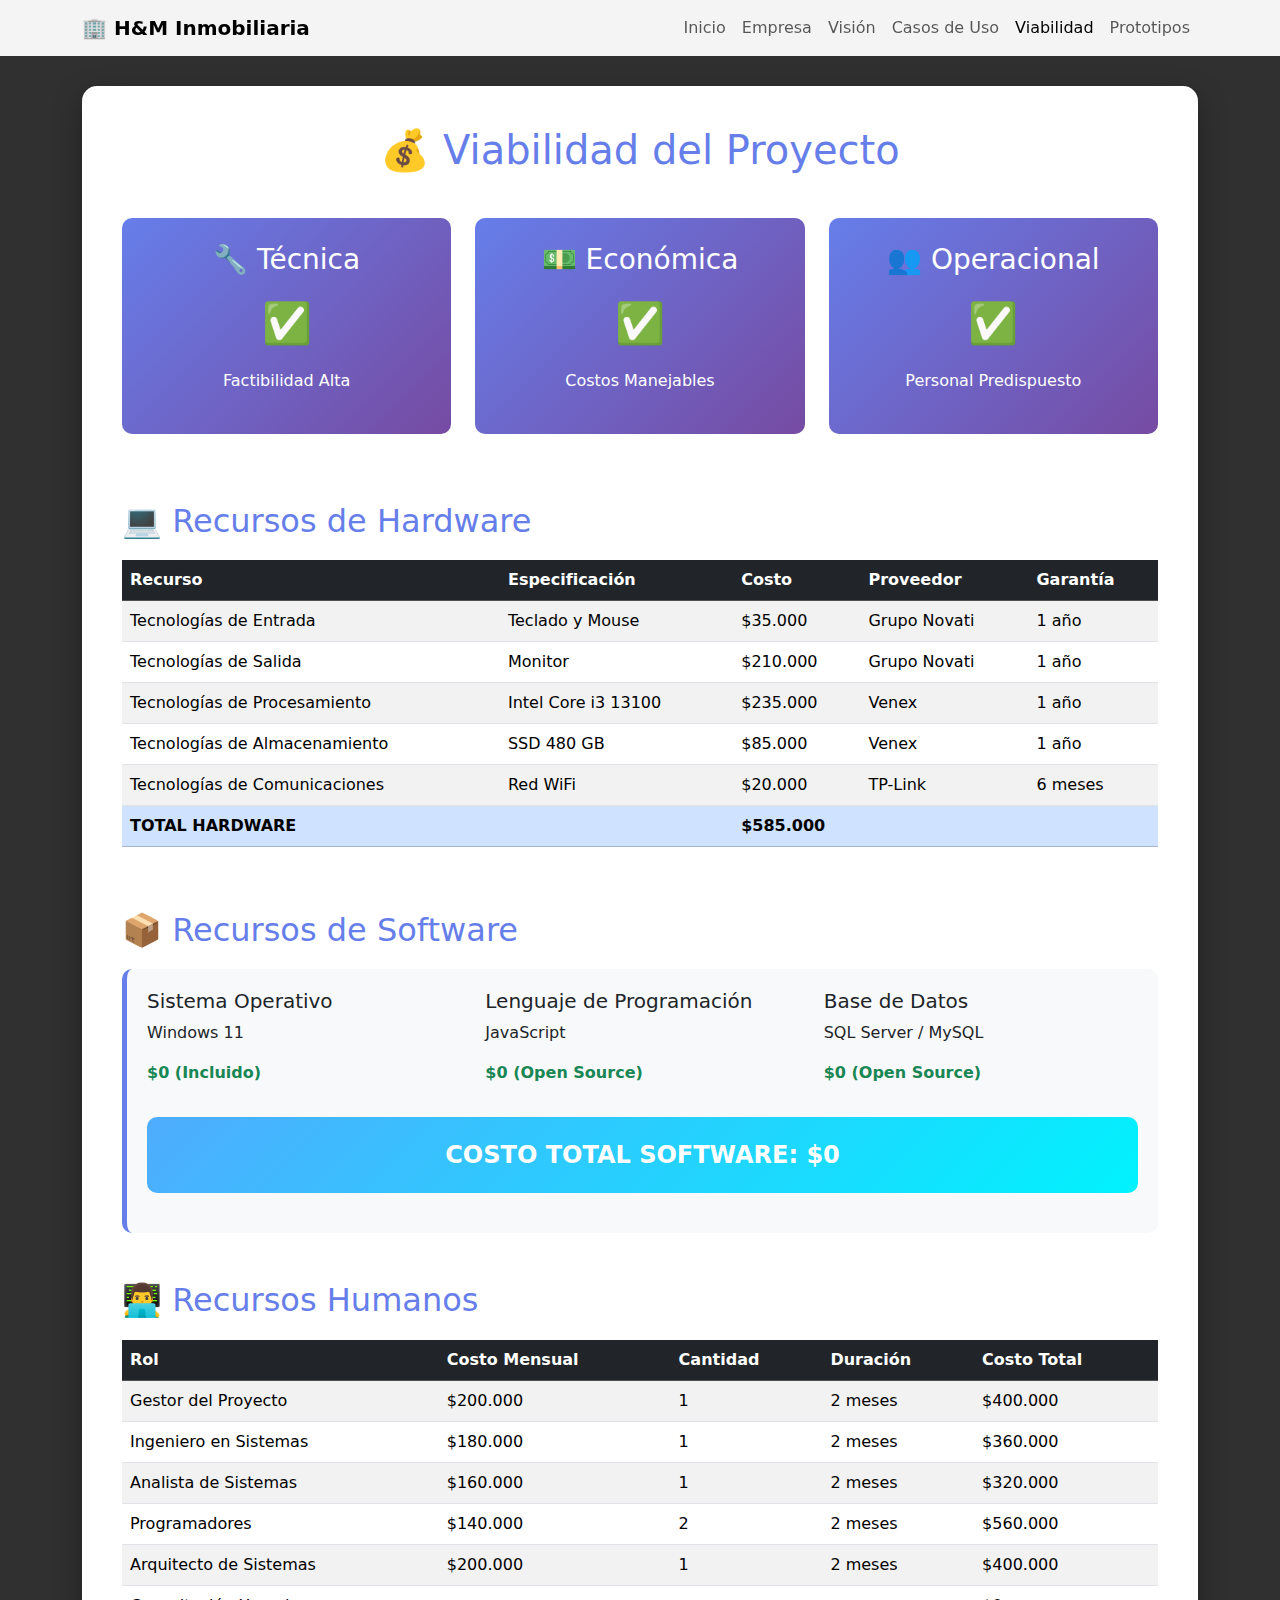
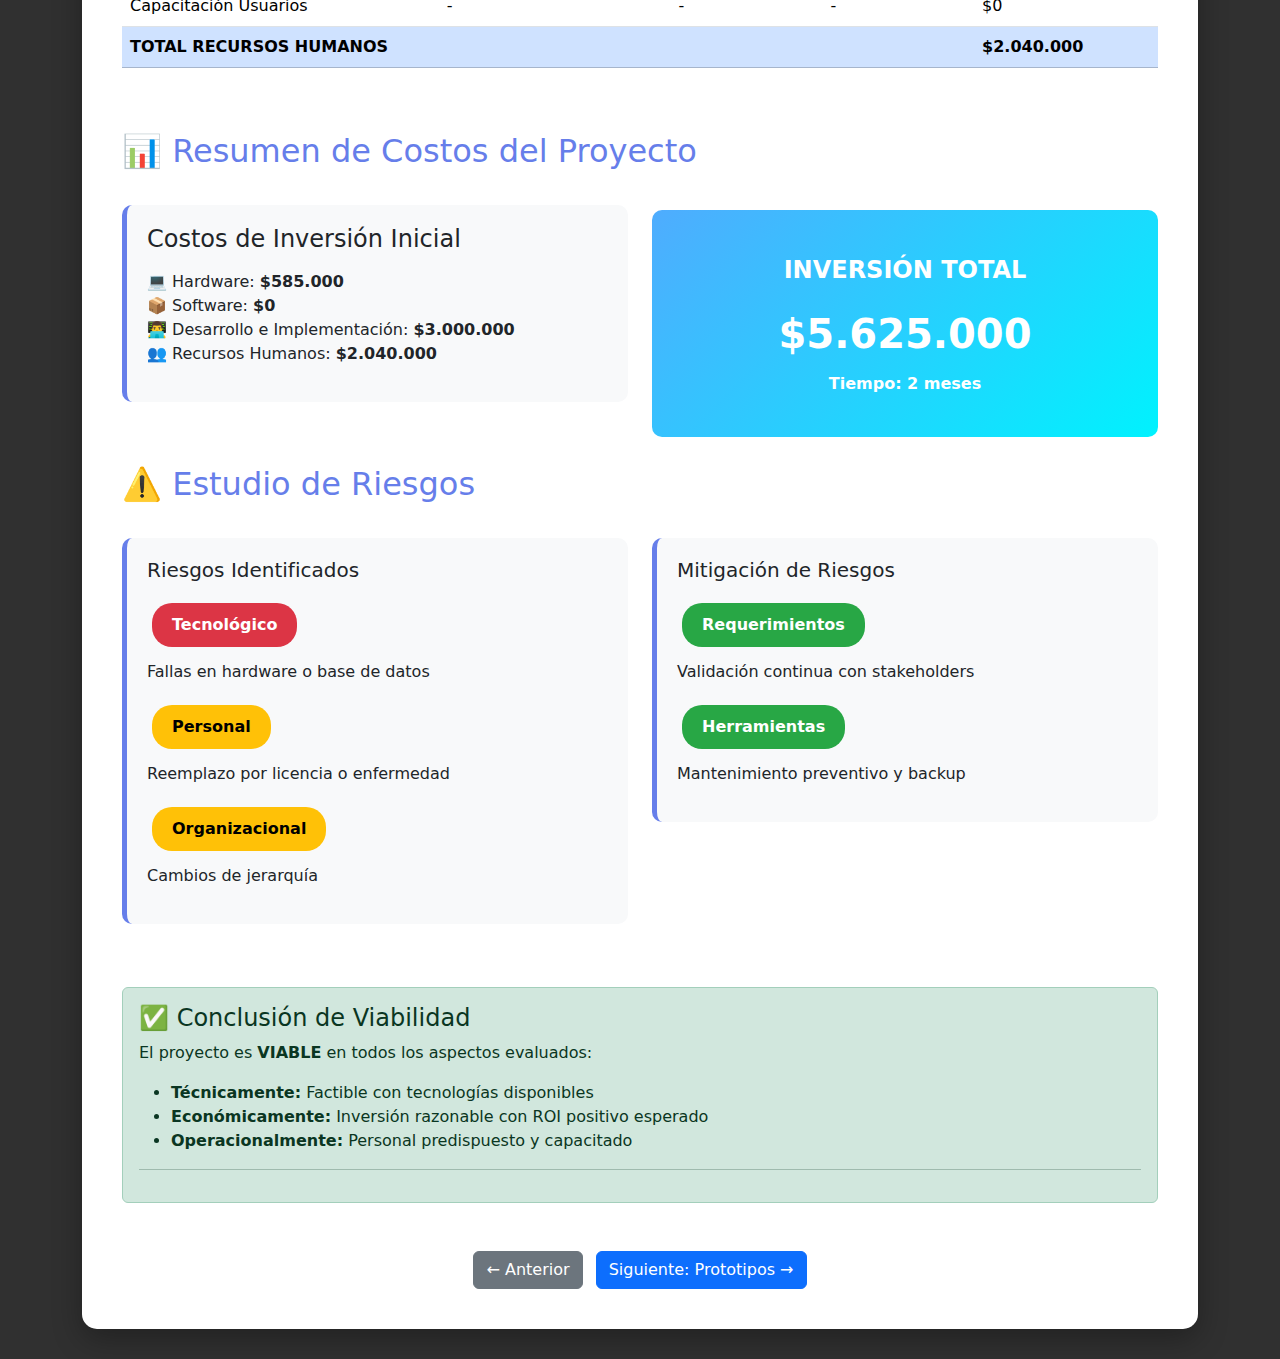
<file: viabilidad.html>
<!DOCTYPE html>
<html lang="es">
<head>
    <meta charset="UTF-8">
    <meta name="viewport" content="width=device-width, initial-scale=1.0">
    <title>Viabilidad del Proyecto - H&M</title>
    <link href="https://cdn.jsdelivr.net/npm/bootstrap@5.3.0/dist/css/bootstrap.min.css" rel="stylesheet">
    <style>
        body {
            background: #303030;
            min-height: 100vh;
        }
        .content-wrapper {
            background: white;
            border-radius: 15px;
            padding: 40px;
            margin: 30px 0;
            box-shadow: 0 10px 30px rgba(0, 0, 0, 0.3);
        }
        .navbar {
            background: rgba(255, 255, 255, 0.95) !important;
        }
        h1, h2 {
            color: #667eea;
            margin-bottom: 20px;
        }
        .viability-card {
            background: linear-gradient(135deg, #667eea 0%, #764ba2 100%);
            color: white;
            padding: 25px;
            border-radius: 10px;
            margin: 20px 0;
            text-align: center;
        }
        .cost-card {
            background: #f8f9fa;
            padding: 20px;
            border-radius: 10px;
            margin: 15px 0;
            border-left: 5px solid #667eea;
        }
        .total-cost {
            background: linear-gradient(135deg, #4facfe 0%, #00f2fe 100%);
            color: white;
            padding: 20px;
            border-radius: 10px;
            text-align: center;
            font-size: 1.5rem;
            font-weight: bold;
            margin: 20px 0;
        }
        .risk-badge {
            display: inline-block;
            padding: 10px 20px;
            border-radius: 20px;
            margin: 5px;
            font-weight: bold;
        }
        .risk-high { background: #dc3545; color: white; }
        .risk-medium { background: #ffc107; color: #000; }
        .risk-low { background: #28a745; color: white; }
        .gantt-section {
            background: #f8f9fa;
            padding: 30px;
            border-radius: 10px;
            margin: 30px 0;
        }
    </style>
</head>
<body>
    <nav class="navbar navbar-expand-lg navbar-light sticky-top">
        <div class="container">
            <a class="navbar-brand fw-bold" href="index.html">🏢 H&M Inmobiliaria</a>
            <button class="navbar-toggler" type="button" data-bs-toggle="collapse" data-bs-target="#navbarNav">
                <span class="navbar-toggler-icon"></span>
            </button>
            <div class="collapse navbar-collapse" id="navbarNav">
                <ul class="navbar-nav ms-auto">
                    <li class="nav-item"><a class="nav-link" href="index.html">Inicio</a></li>
                    <li class="nav-item"><a class="nav-link" href="empresa.html">Empresa</a></li>
                    <li class="nav-item"><a class="nav-link" href="vision.html">Visión</a></li>
                    <li class="nav-item"><a class="nav-link" href="casos-uso.html">Casos de Uso</a></li>
                    <li class="nav-item"><a class="nav-link active" href="viabilidad.html">Viabilidad</a></li>
                    <li class="nav-item"><a class="nav-link" href="prototipos.html">Prototipos</a></li>
                </ul>
            </div>
        </div>
    </nav>

    <div class="container">
        <div class="content-wrapper">
            <h1 class="text-center mb-4">💰 Viabilidad del Proyecto</h1>

            <!-- Viabilidad Técnica -->
            <div class="row">
                <div class="col-md-4">
                    <div class="viability-card">
                        <h3>🔧 Técnica</h3>
                        <div class="fs-1 my-3">✅</div>
                        <p>Factibilidad Alta</p>
                    </div>
                </div>
                <div class="col-md-4">
                    <div class="viability-card">
                        <h3>💵 Económica</h3>
                        <div class="fs-1 my-3">✅</div>
                        <p>Costos Manejables</p>
                    </div>
                </div>
                <div class="col-md-4">
                    <div class="viability-card">
                        <h3>👥 Operacional</h3>
                        <div class="fs-1 my-3">✅</div>
                        <p>Personal Predispuesto</p>
                    </div>
                </div>
            </div>

            <h2 class="mt-5">💻 Recursos de Hardware</h2>
            <div class="table-responsive">
                <table class="table table-striped">
                    <thead class="table-dark">
                        <tr>
                            <th>Recurso</th>
                            <th>Especificación</th>
                            <th>Costo</th>
                            <th>Proveedor</th>
                            <th>Garantía</th>
                        </tr>
                    </thead>
                    <tbody>
                        <tr>
                            <td>Tecnologías de Entrada</td>
                            <td>Teclado y Mouse</td>
                            <td>$35.000</td>
                            <td>Grupo Novati</td>
                            <td>1 año</td>
                        </tr>
                        <tr>
                            <td>Tecnologías de Salida</td>
                            <td>Monitor</td>
                            <td>$210.000</td>
                            <td>Grupo Novati</td>
                            <td>1 año</td>
                        </tr>
                        <tr>
                            <td>Tecnologías de Procesamiento</td>
                            <td>Intel Core i3 13100</td>
                            <td>$235.000</td>
                            <td>Venex</td>
                            <td>1 año</td>
                        </tr>
                        <tr>
                            <td>Tecnologías de Almacenamiento</td>
                            <td>SSD 480 GB</td>
                            <td>$85.000</td>
                            <td>Venex</td>
                            <td>1 año</td>
                        </tr>
                        <tr>
                            <td>Tecnologías de Comunicaciones</td>
                            <td>Red WiFi</td>
                            <td>$20.000</td>
                            <td>TP-Link</td>
                            <td>6 meses</td>
                        </tr>
                    </tbody>
                    <tfoot>
                        <tr class="table-primary">
                            <th colspan="2">TOTAL HARDWARE</th>
                            <th colspan="3">$585.000</th>
                        </tr>
                    </tfoot>
                </table>
            </div>

            <h2 class="mt-5">📦 Recursos de Software</h2>
            <div class="cost-card">
                <div class="row">
                    <div class="col-md-4">
                        <h5>Sistema Operativo</h5>
                        <p>Windows 11</p>
                        <p class="text-success fw-bold">$0 (Incluido)</p>
                    </div>
                    <div class="col-md-4">
                        <h5>Lenguaje de Programación</h5>
                        <p>JavaScript</p>
                        <p class="text-success fw-bold">$0 (Open Source)</p>
                    </div>
                    <div class="col-md-4">
                        <h5>Base de Datos</h5>
                        <p>SQL Server / MySQL</p>
                        <p class="text-success fw-bold">$0 (Open Source)</p>
                    </div>
                </div>
                <div class="total-cost mt-3">
                    COSTO TOTAL SOFTWARE: $0
                </div>
            </div>

            <h2 class="mt-5">👨‍💻 Recursos Humanos</h2>
            <div class="table-responsive">
                <table class="table table-striped">
                    <thead class="table-dark">
                        <tr>
                            <th>Rol</th>
                            <th>Costo Mensual</th>
                            <th>Cantidad</th>
                            <th>Duración</th>
                            <th>Costo Total</th>
                        </tr>
                    </thead>
                    <tbody>
                        <tr>
                            <td>Gestor del Proyecto</td>
                            <td>$200.000</td>
                            <td>1</td>
                            <td>2 meses</td>
                            <td>$400.000</td>
                        </tr>
                        <tr>
                            <td>Ingeniero en Sistemas</td>
                            <td>$180.000</td>
                            <td>1</td>
                            <td>2 meses</td>
                            <td>$360.000</td>
                        </tr>
                        <tr>
                            <td>Analista de Sistemas</td>
                            <td>$160.000</td>
                            <td>1</td>
                            <td>2 meses</td>
                            <td>$320.000</td>
                        </tr>
                        <tr>
                            <td>Programadores</td>
                            <td>$140.000</td>
                            <td>2</td>
                            <td>2 meses</td>
                            <td>$560.000</td>
                        </tr>
                        <tr>
                            <td>Arquitecto de Sistemas</td>
                            <td>$200.000</td>
                            <td>1</td>
                            <td>2 meses</td>
                            <td>$400.000</td>
                        </tr>
                        <tr>
                            <td>Capacitación Usuarios</td>
                            <td>-</td>
                            <td>-</td>
                            <td>-</td>
                            <td>$0</td>
                        </tr>
                    </tbody>
                    <tfoot>
                        <tr class="table-primary">
                            <th colspan="4">TOTAL RECURSOS HUMANOS</th>
                            <th>$2.040.000</th>
                        </tr>
                    </tfoot>
                </table>
            </div>

            <h2 class="mt-5">📊 Resumen de Costos del Proyecto</h2>
            <div class="row">
                <div class="col-md-6">
                    <div class="cost-card">
                        <h4>Costos de Inversión Inicial</h4>
                        <ul class="list-unstyled mt-3">
                            <li>💻 Hardware: <strong>$585.000</strong></li>
                            <li>📦 Software: <strong>$0</strong></li>
                            <li>👨‍💻 Desarrollo e Implementación: <strong>$3.000.000</strong></li>
                            <li>👥 Recursos Humanos: <strong>$2.040.000</strong></li>
                        </ul>
                    </div>
                </div>
                <div class="col-md-6">
                    <div class="total-cost" style="height: 100%; display: flex; flex-direction: column; justify-content: center;">
                        <div>INVERSIÓN TOTAL</div>
                        <div class="fs-1 mt-3">$5.625.000</div>
                        <div class="mt-2" style="font-size: 1rem;">Tiempo: 2 meses</div>
                    </div>
                </div>
            </div>

            <h2 class="mt-5">⚠️ Estudio de Riesgos</h2>
            <div class="row">
                <div class="col-md-6">
                    <div class="cost-card">
                        <h5>Riesgos Identificados</h5>
                        <div class="mt-3">
                            <div class="risk-badge risk-high">Tecnológico</div>
                            <p class="mt-2">Fallas en hardware o base de datos</p>
                        </div>
                        <div class="mt-3">
                            <div class="risk-badge risk-medium">Personal</div>
                            <p class="mt-2">Reemplazo por licencia o enfermedad</p>
                        </div>
                        <div class="mt-3">
                            <div class="risk-badge risk-medium">Organizacional</div>
                            <p class="mt-2">Cambios de jerarquía</p>
                        </div>
                    </div>
                </div>
                <div class="col-md-6">
                    <div class="cost-card">
                        <h5>Mitigación de Riesgos</h5>
                        <div class="mt-3">
                            <div class="risk-badge risk-low">Requerimientos</div>
                            <p class="mt-2">Validación continua con stakeholders</p>
                        </div>
                        <div class="mt-3">
                            <div class="risk-badge risk-low">Herramientas</div>
                            <p class="mt-2">Mantenimiento preventivo y backup</p>
                        </div>
                    </div>
                </div>
            </div>

            

            <div class="alert alert-success mt-5">
                <h4 class="alert-heading">✅ Conclusión de Viabilidad</h4>
                <p>El proyecto es <strong>VIABLE</strong> en todos los aspectos evaluados:</p>
                <ul>
                    <li><strong>Técnicamente:</strong> Factible con tecnologías disponibles</li>
                    <li><strong>Económicamente:</strong> Inversión razonable con ROI positivo esperado</li>
                    <li><strong>Operacionalmente:</strong> Personal predispuesto y capacitado</li>
                </ul>
                <hr>
            </div>

            <div class="text-center mt-5">
                <a href="casos-uso.html" class="btn btn-secondary me-2">← Anterior</a>
                <a href="prototipos.html" class="btn btn-primary">Siguiente: Prototipos →</a>
            </div>
        </div>
    </div>

    <script src="https://cdn.jsdelivr.net/npm/bootstrap@5.3.0/dist/js/bootstrap.bundle.min.js"></script>
</body>
</html>
</file>
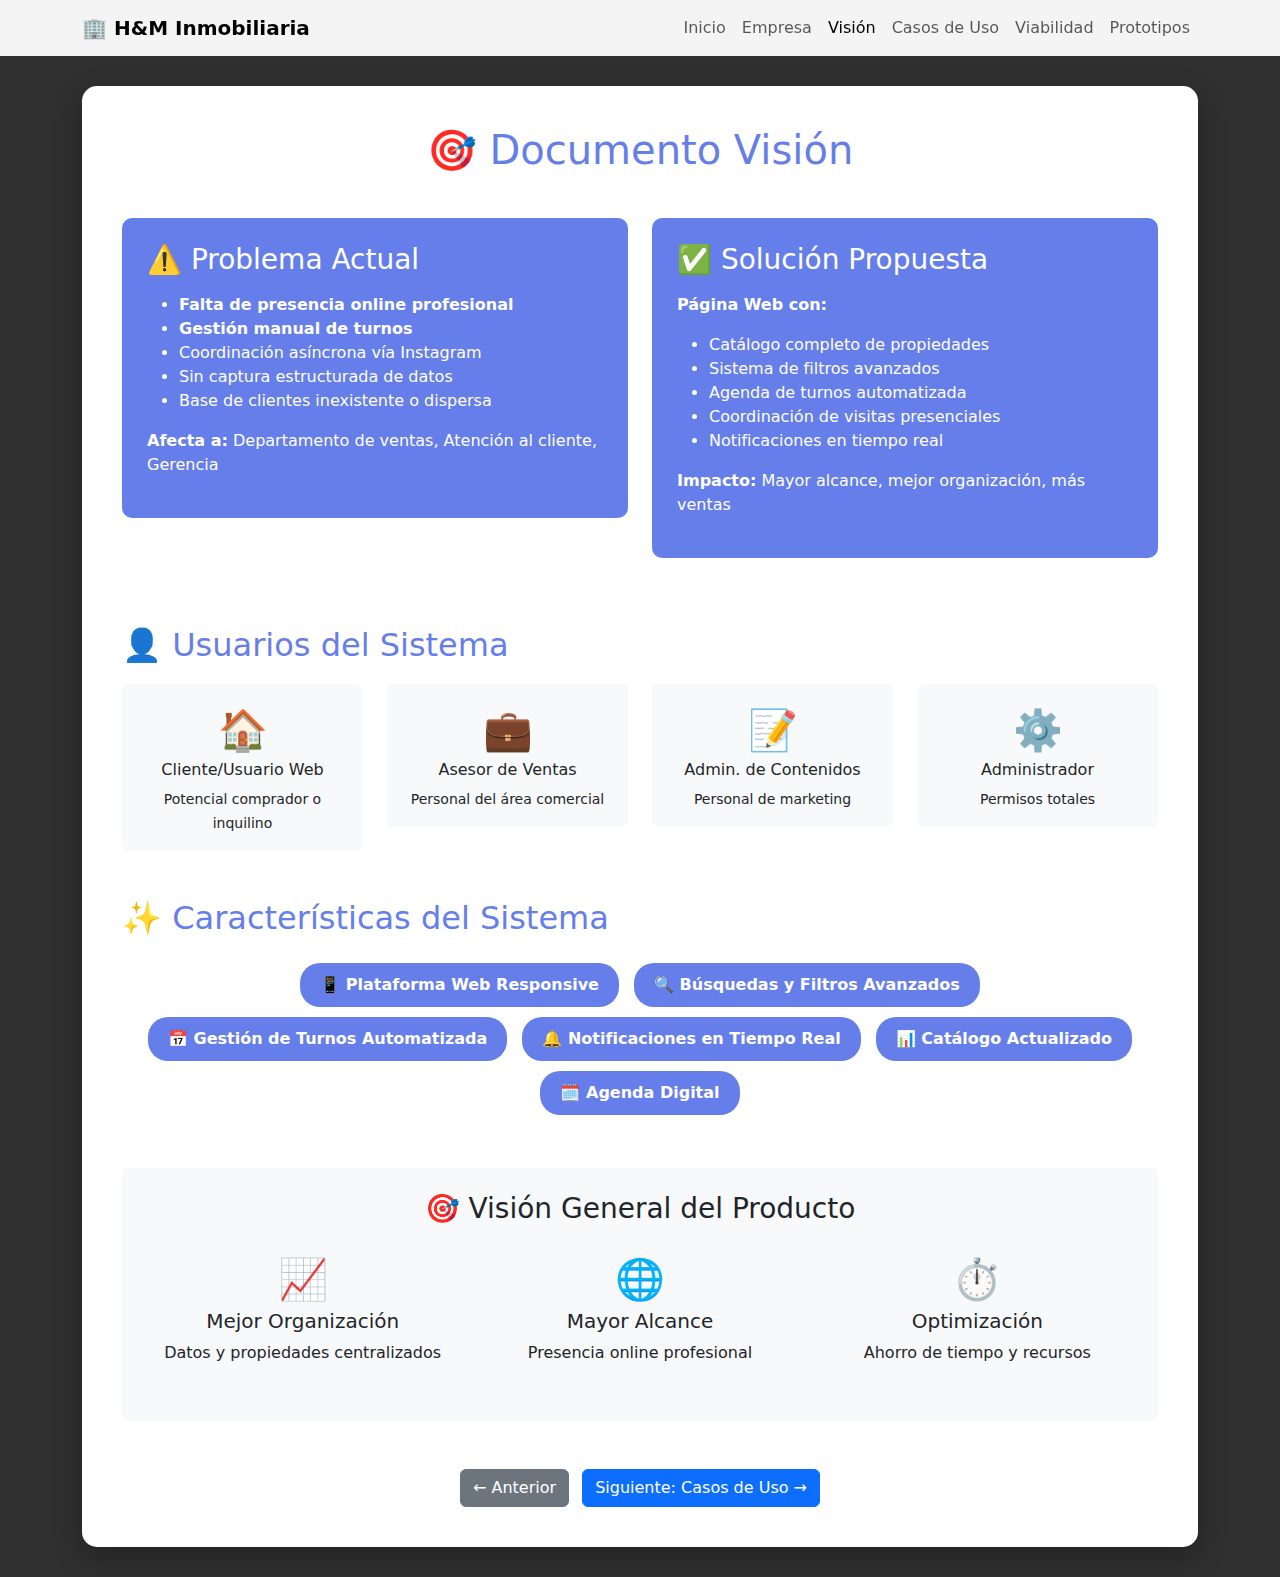
<file: vision.html>
<!DOCTYPE html>
<html lang="es">
<head>
    <meta charset="UTF-8">
    <meta name="viewport" content="width=device-width, initial-scale=1.0">
    <title>Documento Visión - H&M</title>
    <link href="https://cdn.jsdelivr.net/npm/bootstrap@5.3.0/dist/css/bootstrap.min.css" rel="stylesheet">
    <style>
        body {
            background: #303030;
            min-height: 100vh;
        }
        .content-wrapper {
            background: white;
            border-radius: 15px;
            padding: 40px;
            margin: 30px 0;
            box-shadow: 0 10px 30px rgba(0, 0, 0, 0.3);
        }
        .navbar {
            background: rgba(255, 255, 255, 0.95) !important;
        }
        h1, h2 {
            color: #667eea;
            margin-bottom: 20px;
        }
        .problem-card {
            background: #667eea;
            color: white;
            padding: 25px;
            border-radius: 10px;
            margin: 20px 0;
        }
        .solution-card {
            background: #667eea;
            color: white;
            padding: 25px;
            border-radius: 10px;
            margin: 20px 0;
        }
        .stakeholder-card {
            background: #f8f9fa;
            padding: 20px;
            border-radius: 10px;
            margin: 15px 0;
            border-left: 5px solid #667eea;
        }
        .feature-badge {
            display: inline-block;
            background: #667eea;
            color: white;
            padding: 10px 20px;
            border-radius: 20px;
            margin: 5px;
            font-weight: bold;
        }
    </style>
</head>
<body>
    <nav class="navbar navbar-expand-lg navbar-light sticky-top">
        <div class="container">
            <a class="navbar-brand fw-bold" href="index.html">🏢 H&M Inmobiliaria</a>
            <button class="navbar-toggler" type="button" data-bs-toggle="collapse" data-bs-target="#navbarNav">
                <span class="navbar-toggler-icon"></span>
            </button>
            <div class="collapse navbar-collapse" id="navbarNav">
                <ul class="navbar-nav ms-auto">
                    <li class="nav-item"><a class="nav-link" href="index.html">Inicio</a></li>
                    <li class="nav-item"><a class="nav-link" href="empresa.html">Empresa</a></li>
                    <li class="nav-item"><a class="nav-link active" href="vision.html">Visión</a></li>
                    <li class="nav-item"><a class="nav-link" href="casos-uso.html">Casos de Uso</a></li>
                    <li class="nav-item"><a class="nav-link" href="viabilidad.html">Viabilidad</a></li>
                    <li class="nav-item"><a class="nav-link" href="prototipos.html">Prototipos</a></li>
                </ul>
            </div>
        </div>
    </nav>

    <div class="container">
        <div class="content-wrapper">
            <h1 class="text-center mb-4">🎯 Documento Visión</h1>

            <div class="row">
                <div class="col-md-6">
                    <div class="problem-card">
                        <h3>⚠️ Problema Actual</h3>
                        <ul class="mt-3">
                            <li><strong>Falta de presencia online profesional</strong></li>
                            <li><strong>Gestión manual de turnos</strong></li>
                            <li>Coordinación asíncrona vía Instagram</li>
                            <li>Sin captura estructurada de datos</li>
                            <li>Base de clientes inexistente o dispersa</li>
                        </ul>
                        <p class="mt-3"><strong>Afecta a:</strong> Departamento de ventas, Atención al cliente, Gerencia</p>
                    </div>
                </div>
                <div class="col-md-6">
                    <div class="solution-card">
                        <h3>✅ Solución Propuesta</h3>
                        <p class="mt-3"><strong>Página Web con:</strong></p>
                        <ul>
                            <li>Catálogo completo de propiedades</li>
                            <li>Sistema de filtros avanzados</li>
                            <li>Agenda de turnos automatizada</li>
                            <li>Coordinación de visitas presenciales</li>
                            <li>Notificaciones en tiempo real</li>
                        </ul>
                        <p class="mt-3"><strong>Impacto:</strong> Mayor alcance, mejor organización, más ventas</p>
                    </div>
                </div>
            </div>


            <h2 class="mt-5">👤 Usuarios del Sistema</h2>
            <div class="row">
                <div class="col-md-3">
                    <div class="text-center p-3 bg-light rounded">
                        <div class="fs-1">🏠</div>
                        <h6>Cliente/Usuario Web</h6>
                        <small>Potencial comprador o inquilino</small>
                    </div>
                </div>
                <div class="col-md-3">
                    <div class="text-center p-3 bg-light rounded">
                        <div class="fs-1">💼</div>
                        <h6>Asesor de Ventas</h6>
                        <small>Personal del área comercial</small>
                    </div>
                </div>
                <div class="col-md-3">
                    <div class="text-center p-3 bg-light rounded">
                        <div class="fs-1">📝</div>
                        <h6>Admin. de Contenidos</h6>
                        <small>Personal de marketing</small>
                    </div>
                </div>
                <div class="col-md-3">
                    <div class="text-center p-3 bg-light rounded">
                        <div class="fs-1">⚙️</div>
                        <h6>Administrador</h6>
                        <small>Permisos totales</small>
                    </div>
                </div>
            </div>

            <h2 class="mt-5">✨ Características del Sistema</h2>
            <div class="text-center">
                <div class="feature-badge">📱 Plataforma Web Responsive</div>
                <div class="feature-badge">🔍 Búsquedas y Filtros Avanzados</div>
                <div class="feature-badge">📅 Gestión de Turnos Automatizada</div>
                <div class="feature-badge">🔔 Notificaciones en Tiempo Real</div>
                <div class="feature-badge">📊 Catálogo Actualizado</div>
                <div class="feature-badge">🗓️ Agenda Digital</div>
            </div>

            <div class="mt-5 p-4 bg-light rounded">
                <h3 class="text-center mb-4">🎯 Visión General del Producto</h3>
                <div class="row">
                    <div class="col-md-4 text-center mb-3">
                        <div class="fs-1">📈</div>
                        <h5>Mejor Organización</h5>
                        <p>Datos y propiedades centralizados</p>
                    </div>
                    <div class="col-md-4 text-center mb-3">
                        <div class="fs-1">🌐</div>
                        <h5>Mayor Alcance</h5>
                        <p>Presencia online profesional</p>
                    </div>
                    <div class="col-md-4 text-center mb-3">
                        <div class="fs-1">⏱️</div>
                        <h5>Optimización</h5>
                        <p>Ahorro de tiempo y recursos</p>
                    </div>
                </div>
            </div>

            <div class="text-center mt-5">
                <a href="empresa.html" class="btn btn-secondary me-2">← Anterior</a>
                <a href="casos-uso.html" class="btn btn-primary">Siguiente: Casos de Uso →</a>
            </div>
        </div>
    </div>

    <script src="https://cdn.jsdelivr.net/npm/bootstrap@5.3.0/dist/js/bootstrap.bundle.min.js"></script>
</body>
</html>
</file>
